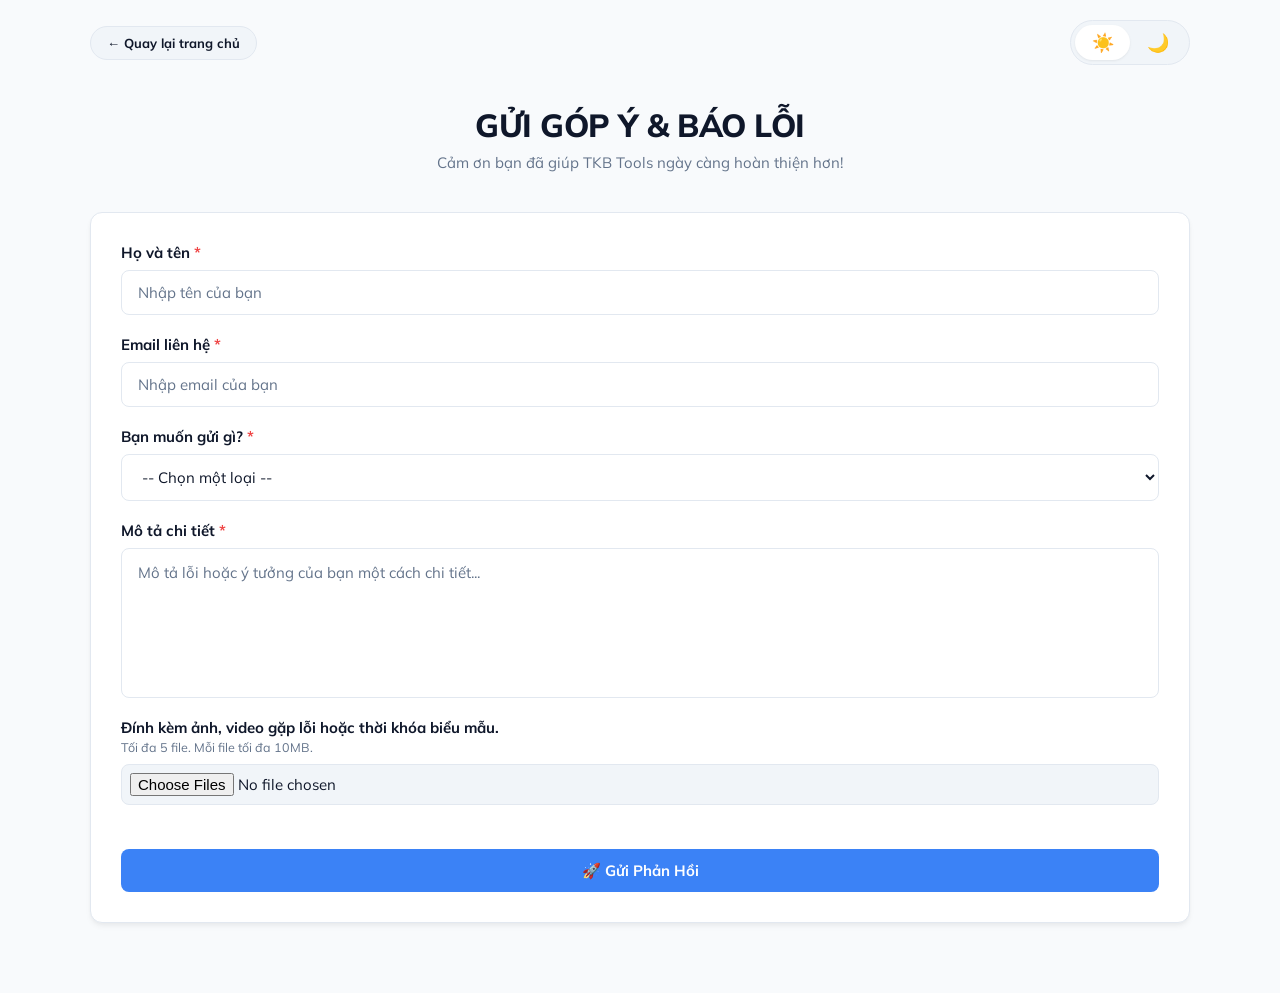
<file: feedback/index.html>
<!doctype html>
<html lang="vi" data-theme="light">
  <head>
    <meta charset="UTF-8" />
    <meta name="viewport" content="width=device-width, initial-scale=1.0" />
    <title>Báo Cáo & Góp Ý | TKB Tools</title>
    <link rel="icon" type="image/png" href="../favicon.png" />
    <link rel="preconnect" href="https://fonts.googleapis.com" />
    <link rel="preconnect" href="https://fonts.gstatic.com" crossorigin />
    <link
      href="https://fonts.googleapis.com/css2?family=Mulish:ital,wght@0,300..900;1,300..900&display=swap"
      rel="stylesheet"
    />
    <link rel="stylesheet" href="../style.css" />
  </head>
  <body>
    <script>
      (function () {
        const osPrefersDark = window.matchMedia(
          "(prefers-color-scheme: dark)",
        ).matches;
        const savedTheme =
          localStorage.getItem("selected-theme-mode") ||
          (osPrefersDark ? "dark" : "light");
        document.documentElement.setAttribute("data-theme", savedTheme);
      })();
    </script>

    <header class="top-bar">
      <div class="top-bar-actions">
        <a href="../" class="btn btn-secondary btn-small"
          >← Quay lại trang chủ</a
        >
      </div>
      <div class="segmented-control">
        <input
          type="radio"
          name="theme-select"
          id="theme-light"
          value="light"
        />
        <label for="theme-light" title="Giao diện sáng">☀️</label>
        <input type="radio" name="theme-select" id="theme-dark" value="dark" />
        <label for="theme-dark" title="Giao diện tối">🌙</label>
        <div class="glider"></div>
      </div>
    </header>

    <main class="container">
      <div class="brand-zone">
        <h1 class="main-title">GỬI GÓP Ý & BÁO LỖI</h1>
        <p class="sub-title">
          Cảm ơn bạn đã giúp TKB Tools ngày càng hoàn thiện hơn!
        </p>
      </div>

      <section class="card">
        <form id="feedbackForm" class="feedback-form">
          <div class="form-group">
            <label class="form-label" for="fbName"
              >Họ và tên <span class="text-danger">*</span></label
            >
            <input
              type="text"
              id="fbName"
              class="form-control"
              placeholder="Nhập tên của bạn"
              required
            />
          </div>

          <div class="form-group">
            <label class="form-label" for="fbEmail"
              >Email liên hệ <span class="text-danger">*</span></label
            >
            <input
              type="email"
              id="fbEmail"
              class="form-control"
              placeholder="Nhập email của bạn"
              required
            />
          </div>

          <div class="form-group">
            <label class="form-label" for="fbType"
              >Bạn muốn gửi gì? <span class="text-danger">*</span></label
            >
            <select id="fbType" class="form-control" required>
              <option value="" disabled selected>-- Chọn một loại --</option>
              <option value="Báo cáo lỗi">
                🐛 Báo cáo lỗi (Lỗi web, TKB trích xuất sai...)
              </option>
              <option value="Góp ý phát triển">
                💡 Góp ý phát triển tính năng
              </option>
              <option value="Khác">💬 Vấn đề khác</option>
            </select>
          </div>

          <div class="form-group">
            <label class="form-label" for="fbDesc"
              >Mô tả chi tiết <span class="text-danger">*</span></label
            >
            <textarea
              id="fbDesc"
              class="form-control modern-textarea"
              style="height: 150px"
              placeholder="Mô tả lỗi hoặc ý tưởng của bạn một cách chi tiết..."
              required
            ></textarea>
          </div>

          <div class="form-group">
            <label class="form-label" for="fbFiles">
              Đính kèm ảnh, video gặp lỗi hoặc thời khóa biểu mẫu.
              <br /><small
                style="font-weight: normal; color: var(--text-secondary)"
                >Tối đa 5 file. Mỗi file tối đa 10MB.</small
              >
            </label>
            <input type="file" id="fbFiles" class="form-control" multiple />
            <p
              id="fileError"
              class="text-danger hidden"
              style="margin-top: 5px; font-size: 13px; font-weight: bold"
            ></p>
          </div>

          <div id="submitContainer" class="text-center mt-24">
            <button
              type="submit"
              id="submitFbBtn"
              class="btn btn-primary"
              style="width: 100%"
            >
              🚀 Gửi Phản Hồi
            </button>
          </div>

          <div id="loadingBox" class="loading-box hidden">
            <div class="loading-content">
              <div class="spinner"></div>
              <div class="loading-text">
                <p class="loading-main">Đang tải dữ liệu lên...</p>
                <p class="loading-sub">Vui lòng không đóng trang này!</p>
              </div>
            </div>
          </div>

          <div
            id="successBox"
            class="hidden"
            style="text-align: center; margin-top: 20px"
          >
            <span
              class="status-badge"
              style="background-color: var(--success-color); color: white"
              >✓ Đã gửi phản hồi thành công! Cảm ơn bạn.</span
            >
            <div style="margin-top: 20px">
              <button
                type="button"
                class="btn btn-secondary"
                onclick="window.location.reload()"
              >
                Gửi phản hồi khác
              </button>
            </div>
          </div>
        </form>
      </section>
    </main>

    <script src="feedback_scripts.js"></script>
  </body>
</html>
</file>
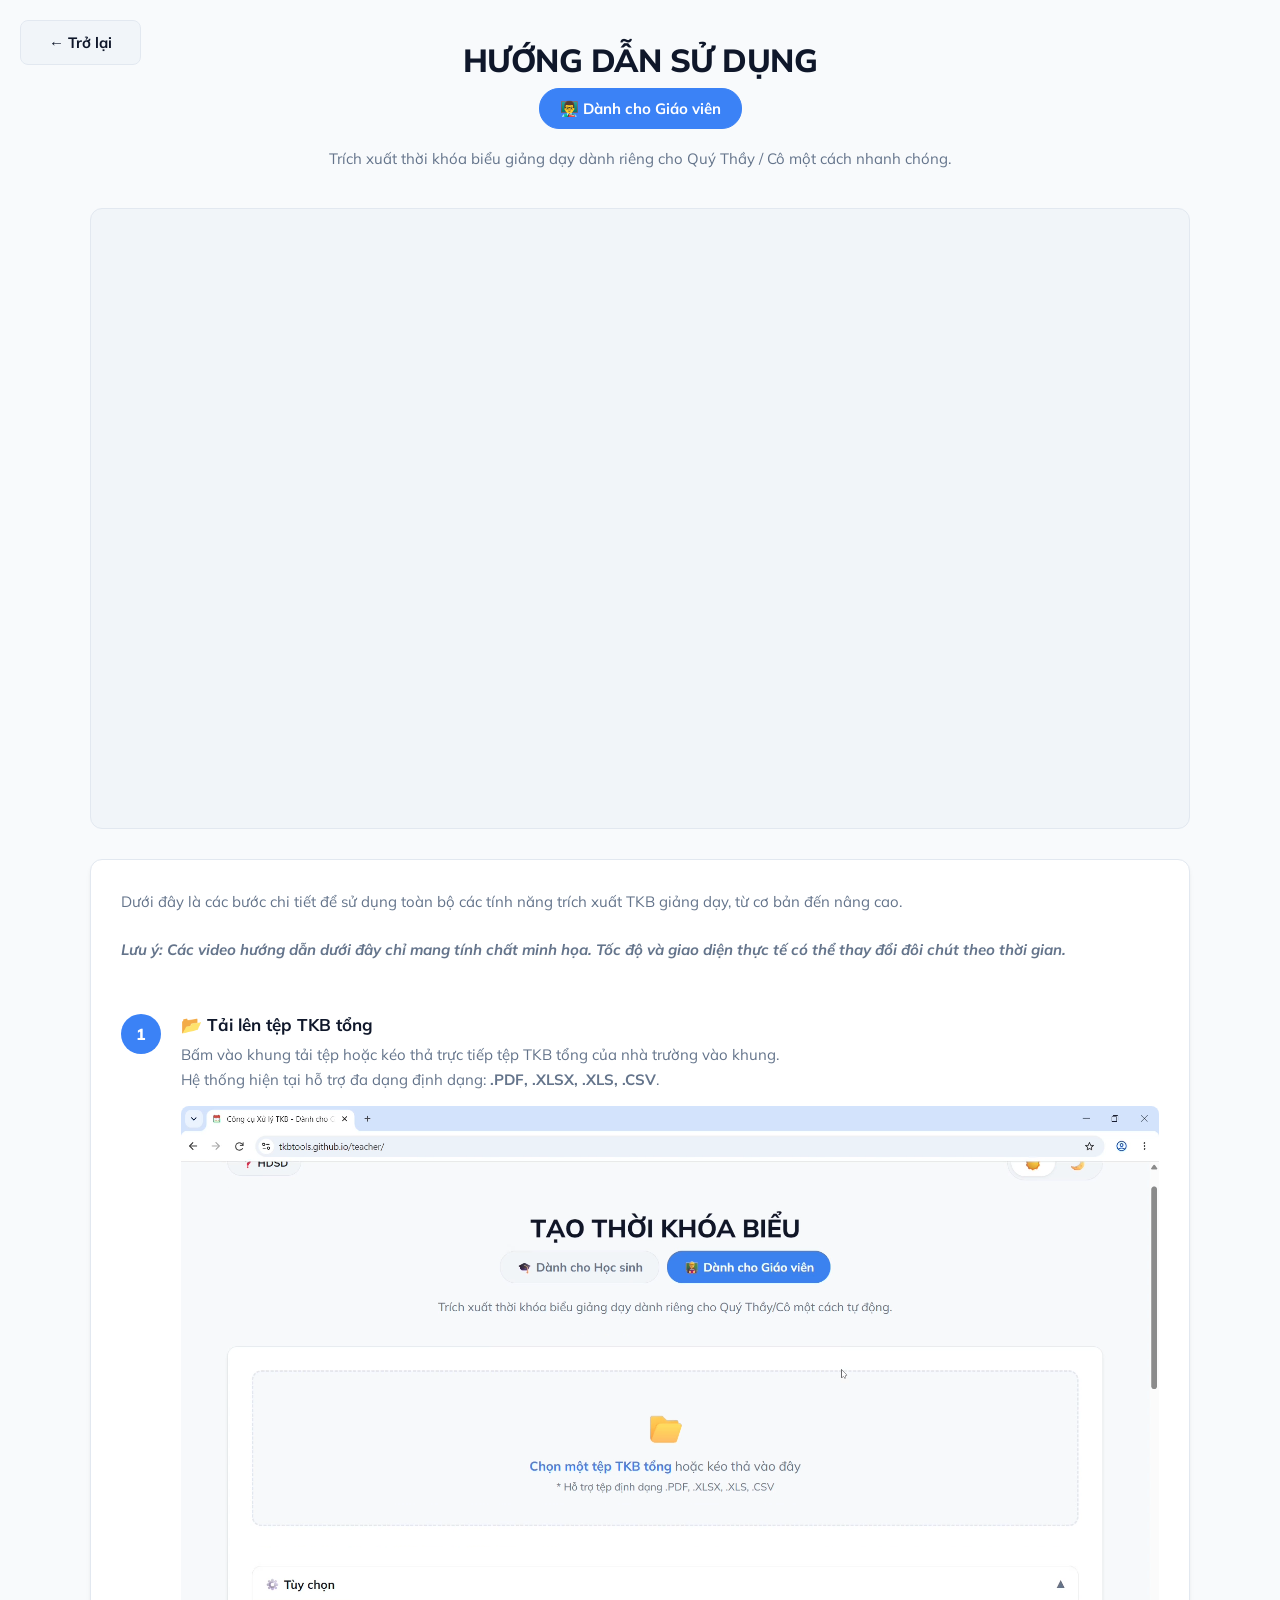
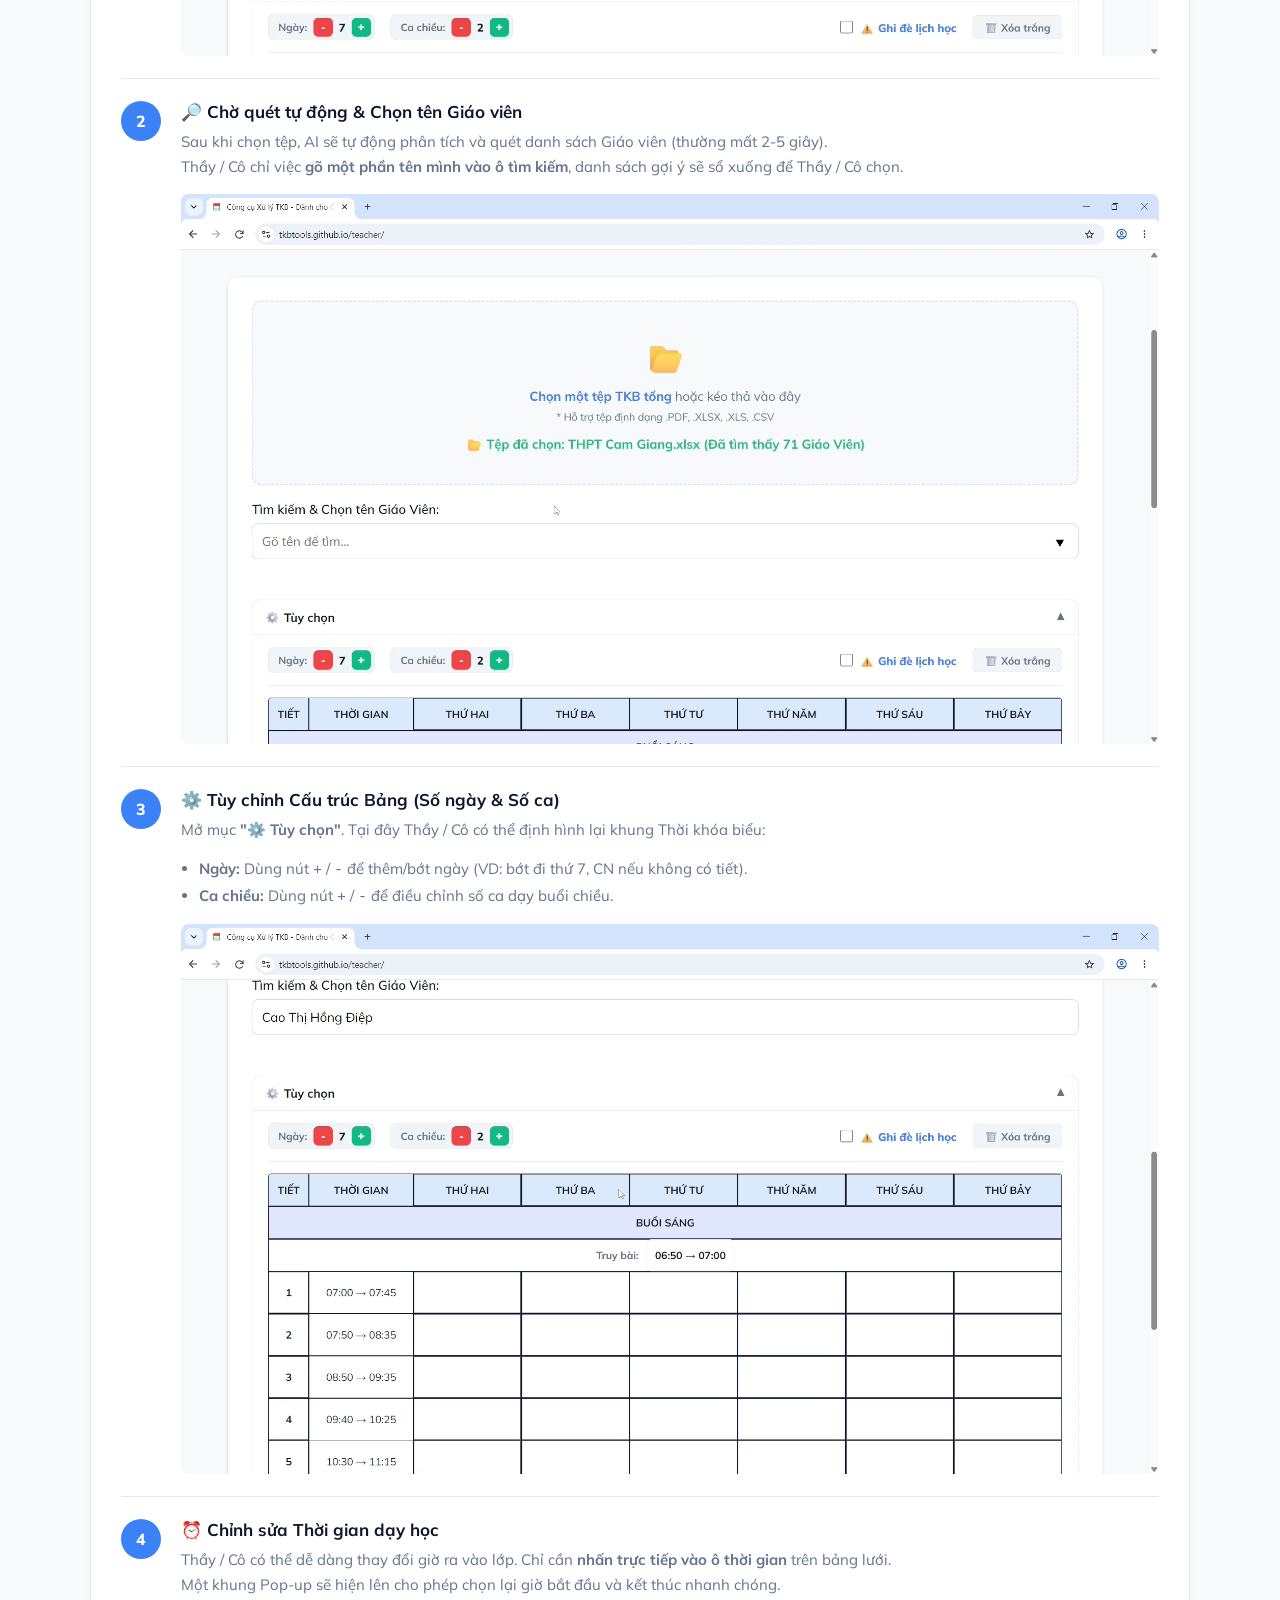
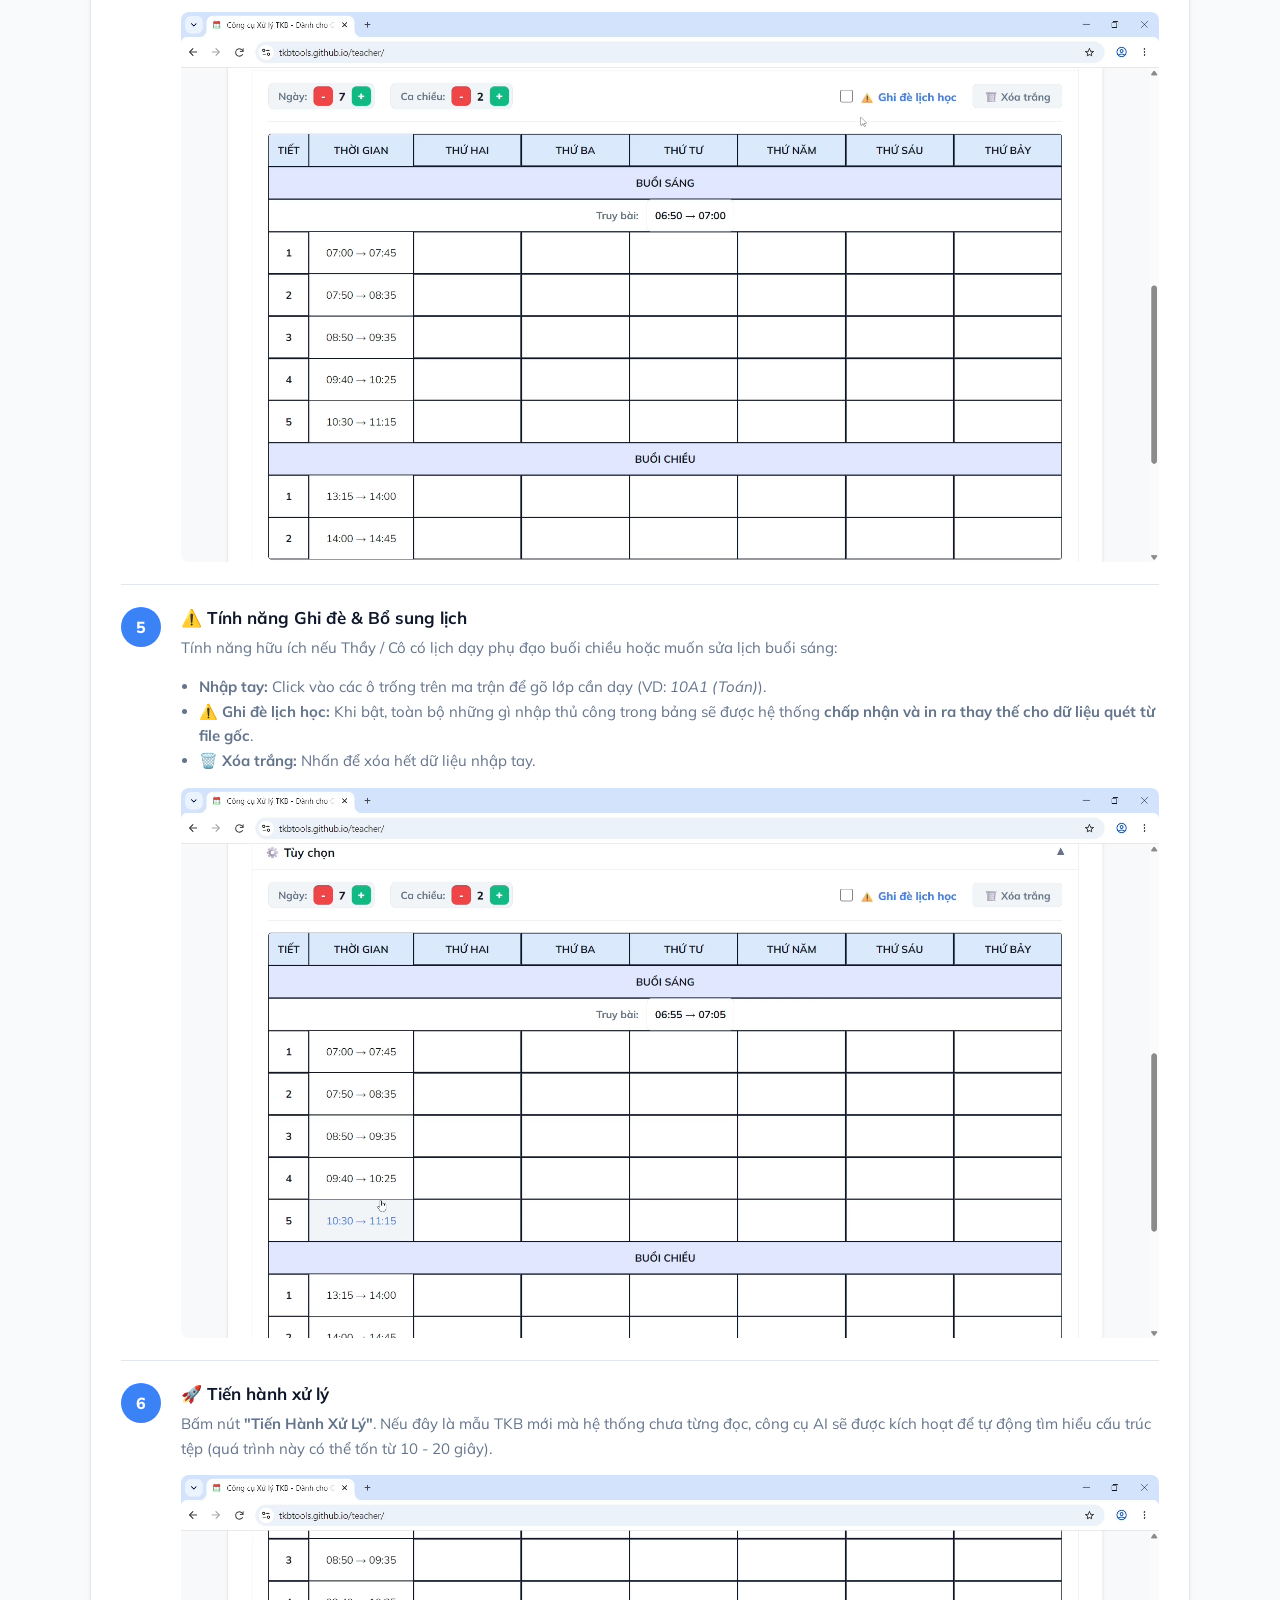
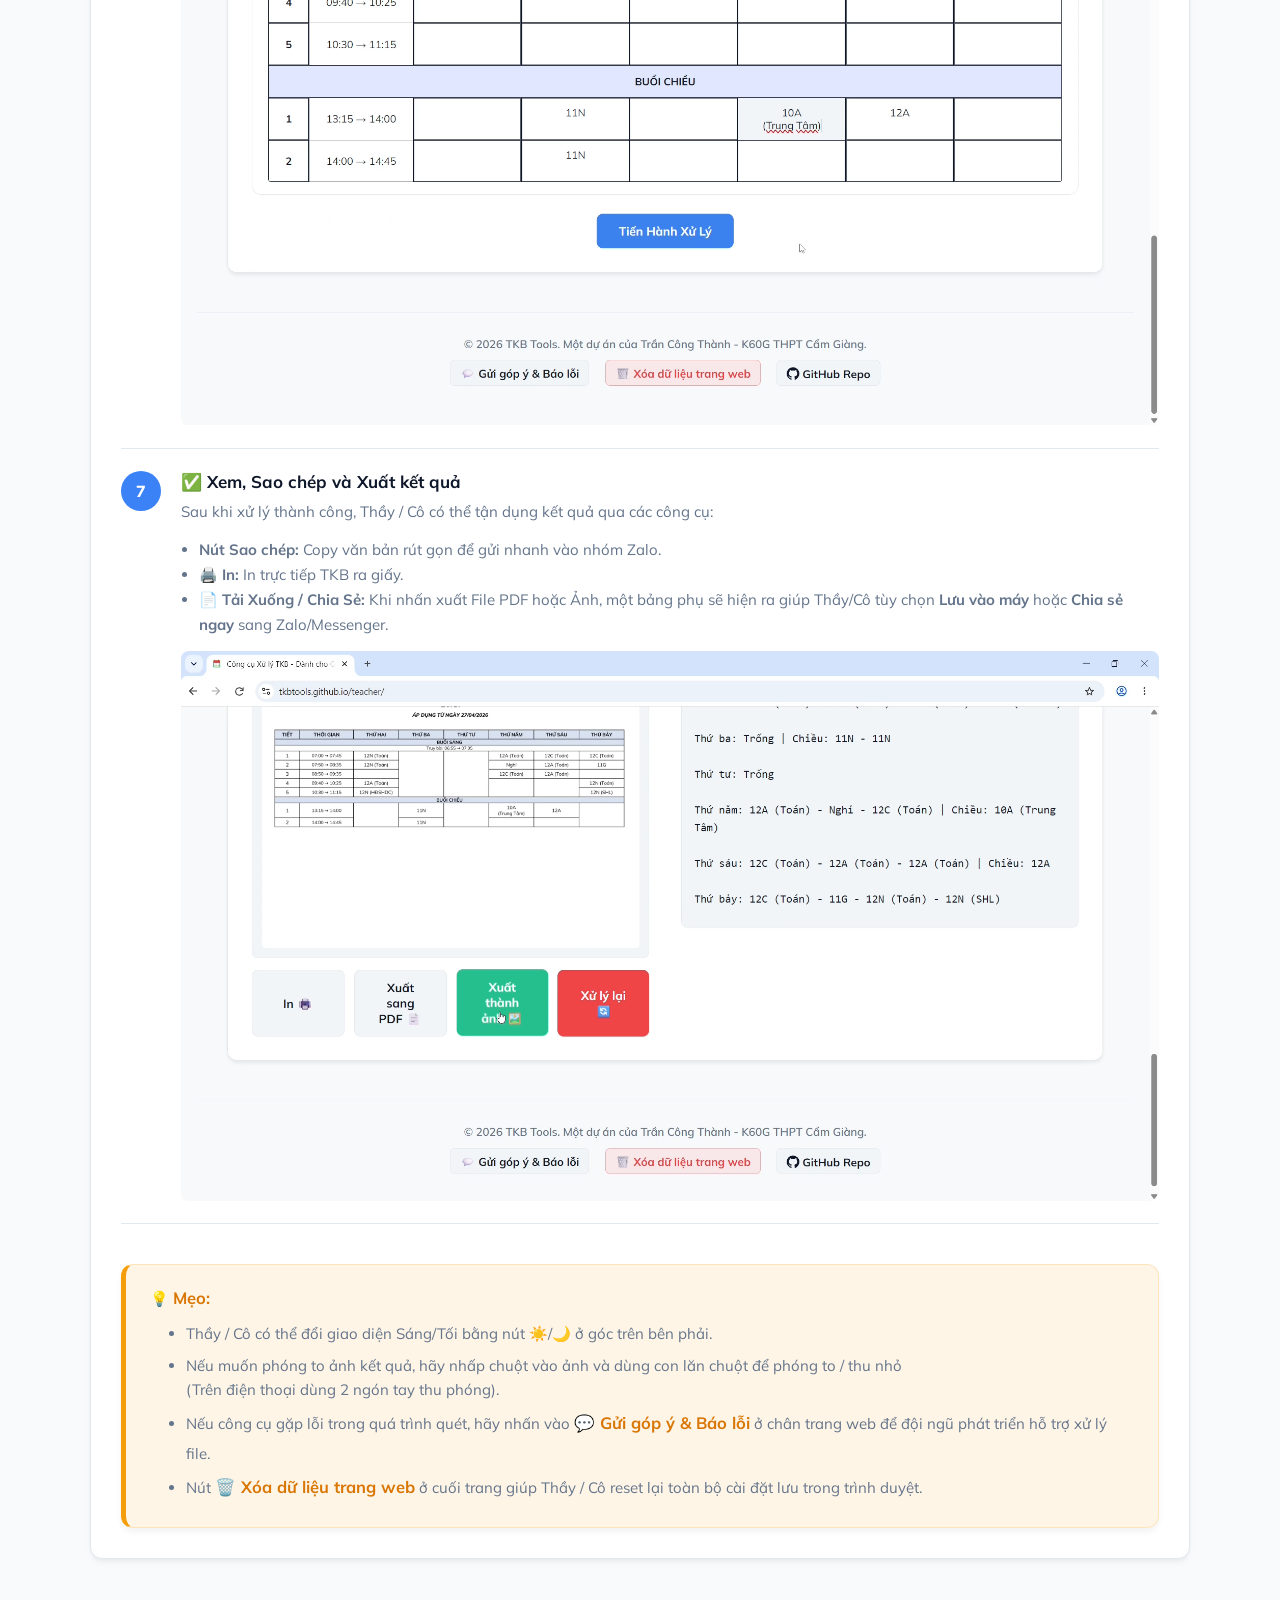
<file: HDSD/GV.html>
<!doctype html>
<html lang="vi" data-theme="light">
  <head>
    <meta charset="UTF-8" />
    <meta name="viewport" content="width=device-width, initial-scale=1.0" />
    <title>Hướng Dẫn Sử Dụng - Bản Giáo Viên | Công cụ Xử lý TKB</title>
    <link rel="icon" type="image/png" href="../favicon.png" />
    <link rel="preconnect" href="https://fonts.googleapis.com" />
    <link rel="preconnect" href="https://fonts.gstatic.com" crossorigin />
    <link
      href="https://fonts.googleapis.com/css2?family=Mulish:ital,wght@0,300..900;1,300..900&display=swap"
      rel="stylesheet"
    />
    <link rel="stylesheet" href="../style.css" />
    <script src="guide.js"></script>
    <script>
      if (window.location.pathname.endsWith(".html")) {
        const cleanUrl = window.location.pathname.slice(0, -5);
        window.history.replaceState(
          null,
          "",
          cleanUrl + window.location.search + window.location.hash,
        );
      }
    </script>
  </head>
  <body>
    <script>
      (function () {
        const osPrefersDark = window.matchMedia(
          "(prefers-color-scheme: dark)",
        ).matches;
        const savedTheme =
          localStorage.getItem("selected-theme-mode") ||
          (osPrefersDark ? "dark" : "light");
        document.documentElement.setAttribute("data-theme", savedTheme);
      })();
    </script>

    <button id="backBtn" class="btn btn-secondary guide-back-btn">
      ← Trở lại
    </button>

    <main class="container">
      <div class="brand-zone">
        <h1 class="main-title">HƯỚNG DẪN SỬ DỤNG</h1>
        <div class="role-tabs">
          <span class="role-tab active">👨‍🏫 Dành cho Giáo viên</span>
        </div>
        <p class="sub-title">
          Trích xuất thời khóa biểu giảng dạy dành riêng cho Quý Thầy / Cô một
          cách nhanh chóng.
        </p>
      </div>

      <div class="video-wrapper">
        <iframe
          src="https://www.youtube.com/embed/YmH7ZBIpGOk"
          title="Video hướng dẫn sử dụng - Bản Giáo viên"
          allowfullscreen
        ></iframe>
      </div>

      <section class="card">
        <p class="guide-intro">
          Dưới đây là các bước chi tiết để sử dụng toàn bộ các tính năng trích
          xuất TKB giảng dạy, từ cơ bản đến nâng cao.
          <br />
          <br />
          <em
            ><strong
              >Lưu ý: Các video hướng dẫn dưới đây chỉ mang tính chất minh họa.
              Tốc độ và giao diện thực tế có thể thay đổi đôi chút theo thời
              gian.</strong
            >
          </em>
        </p>

        <div class="guide-step">
          <div class="guide-step-number">1</div>
          <div class="guide-step-content">
            <h3>📂 Tải lên tệp TKB tổng</h3>
            <p>
              Bấm vào khung tải tệp hoặc kéo thả trực tiếp tệp TKB tổng của nhà
              trường vào khung. <br />Hệ thống hiện tại hỗ trợ đa dạng định
              dạng: <strong>.PDF, .XLSX, .XLS, .CSV</strong>.
            </p>
            <div class="guide-img-placeholder">
              <video
                loop
                muted
                playsinline
                width="100%"
                data-desktop="../assets/GV/Step1_Upload_PC.webm"
                data-mobile="../assets/GV/Step1_Upload_Mobile.webm"
              >
                Bản xem trước hiện không khả dụng.
              </video>
            </div>
          </div>
        </div>

        <div class="guide-step">
          <div class="guide-step-number">2</div>
          <div class="guide-step-content">
            <h3>🔎 Chờ quét tự động & Chọn tên Giáo viên</h3>
            <p>
              Sau khi chọn tệp, AI sẽ tự động phân tích và quét danh sách Giáo
              viên (thường mất 2-5 giây).<br />Thầy / Cô chỉ việc
              <strong>gõ một phần tên mình vào ô tìm kiếm</strong>, danh sách
              gợi ý sẽ sổ xuống để Thầy / Cô chọn.
            </p>
            <div class="guide-img-placeholder">
              <video
                loop
                muted
                playsinline
                width="100%"
                data-desktop="../assets/GV/Step2_SearchTeacher_PC.webm"
                data-mobile="../assets/GV/Step2_SearchTeacher_Mobile.webm"
              >
                Bản xem trước hiện không khả dụng.
              </video>
            </div>
          </div>
        </div>

        <div class="guide-step">
          <div class="guide-step-number">3</div>
          <div class="guide-step-content">
            <h3>⚙️ Tùy chỉnh Cấu trúc Bảng (Số ngày & Số ca)</h3>
            <p>
              Mở mục <strong>"⚙️ Tùy chọn"</strong>. Tại đây Thầy / Cô có thể
              định hình lại khung Thời khóa biểu:
            </p>
            <ul>
              <li>
                <strong>Ngày:</strong> Dùng nút <code>+</code> /
                <code>-</code> để thêm/bớt ngày (VD: bớt đi thứ 7, CN nếu không
                có tiết).
              </li>
              <li>
                <strong>Ca chiều:</strong> Dùng nút <code>+</code> /
                <code>-</code> để điều chỉnh số ca dạy buổi chiều.
              </li>
            </ul>
            <div class="guide-img-placeholder">
              <video
                loop
                muted
                playsinline
                width="100%"
                data-desktop="../assets/GV/Step3_MatrixStructure_PC.webm"
                data-mobile="../assets/GV/Step3_MatrixStructure_Mobile.webm"
              >
                Bản xem trước hiện không khả dụng.
              </video>
            </div>
          </div>
        </div>

        <div class="guide-step">
          <div class="guide-step-number">4</div>
          <div class="guide-step-content">
            <h3>⏰ Chỉnh sửa Thời gian dạy học</h3>
            <p>
              Thầy / Cô có thể dễ dàng thay đổi giờ ra vào lớp. Chỉ cần
              <strong>nhấn trực tiếp vào ô thời gian</strong> trên bảng lưới.<br />Một
              khung Pop-up sẽ hiện lên cho phép chọn lại giờ bắt đầu và kết thúc
              nhanh chóng.
            </p>
            <div class="guide-img-placeholder">
              <video
                loop
                muted
                playsinline
                width="100%"
                data-desktop="../assets/GV/Step4_TimePicker_PC.webm"
                data-mobile="../assets/GV/Step4_TimePicker_Mobile.webm"
              >
                Bản xem trước hiện không khả dụng.
              </video>
            </div>
          </div>
        </div>

        <div class="guide-step">
          <div class="guide-step-number">5</div>
          <div class="guide-step-content">
            <h3>⚠️ Tính năng Ghi đè & Bổ sung lịch</h3>
            <p>
              Tính năng hữu ích nếu Thầy / Cô có lịch dạy phụ đạo buối chiều
              hoặc muốn sửa lịch buổi sáng:
            </p>
            <ul>
              <li>
                <strong>Nhập tay:</strong> Click vào các ô trống trên ma trận để
                gõ lớp cần dạy (VD: <em>10A1 (Toán)</em>).
              </li>
              <li>
                <strong>⚠️ Ghi đè lịch học:</strong> Khi bật, toàn bộ những gì
                nhập thủ công trong bảng sẽ được hệ thống
                <strong
                  >chấp nhận và in ra thay thế cho dữ liệu quét từ file
                  gốc</strong
                >.
              </li>
              <li>
                <strong>🗑️ Xóa trắng:</strong> Nhấn để xóa hết dữ liệu nhập tay.
              </li>
            </ul>
            <div class="guide-img-placeholder">
              <video
                loop
                muted
                playsinline
                width="100%"
                data-desktop="../assets/GV/Step5_Override_PC.webm"
                data-mobile="../assets/GV/Step5_Override_Mobile.webm"
              >
                Bản xem trước hiện không khả dụng.
              </video>
            </div>
          </div>
        </div>

        <div class="guide-step">
          <div class="guide-step-number">6</div>
          <div class="guide-step-content">
            <h3>🚀 Tiến hành xử lý</h3>
            <p>
              Bấm nút <strong>"Tiến Hành Xử Lý"</strong>. Nếu đây là mẫu TKB mới
              mà hệ thống chưa từng đọc, công cụ AI sẽ được kích hoạt để tự động
              tìm hiểu cấu trúc tệp (quá trình này có thể tốn từ 10 - 20 giây).
            </p>
            <div class="guide-img-placeholder">
              <video
                loop
                muted
                playsinline
                width="100%"
                data-desktop="../assets/GV/Step6_Process_PC.webm"
                data-mobile="../assets/GV/Step6_Process_Mobile.webm"
              >
                Bản xem trước hiện không khả dụng.
              </video>
            </div>
          </div>
        </div>

        <div class="guide-step">
          <div class="guide-step-number">7</div>
          <div class="guide-step-content">
            <h3>✅ Xem, Sao chép và Xuất kết quả</h3>
            <p>
              Sau khi xử lý thành công, Thầy / Cô có thể tận dụng kết quả qua
              các công cụ:
            </p>
            <ul>
              <li>
                <strong>Nút Sao chép:</strong> Copy văn bản rút gọn để gửi nhanh
                vào nhóm Zalo.
              </li>
              <li>🖨️ <strong>In:</strong> In trực tiếp TKB ra giấy.</li>
              <li>
                📄 <strong>Tải Xuống / Chia Sẻ:</strong> Khi nhấn xuất File PDF
                hoặc Ảnh, một bảng phụ sẽ hiện ra giúp Thầy/Cô tùy chọn
                <strong>Lưu vào máy</strong> hoặc
                <strong>Chia sẻ ngay</strong> sang Zalo/Messenger.
              </li>
            </ul>
            <div class="guide-img-placeholder">
              <video
                loop
                muted
                playsinline
                width="100%"
                data-desktop="../assets/GV/Step7_Export_PC.webm"
                data-mobile="../assets/GV/Step7_Export_Mobile.webm"
              >
                Bản xem trước hiện không khả dụng.
              </video>
            </div>
          </div>
        </div>

        <div class="guide-note">
          💡 <strong>Mẹo:</strong>
          <ul>
            <li>
              Thầy / Cô có thể đổi giao diện Sáng/Tối bằng nút ☀️/🌙 ở góc trên
              bên phải.
            </li>
            <li>
              Nếu muốn phóng to ảnh kết quả, hãy nhấp chuột vào ảnh và dùng con
              lăn chuột để phóng to / thu nhỏ <br />(Trên điện thoại dùng 2 ngón
              tay thu phóng).
            </li>
            <li>
              Nếu công cụ gặp lỗi trong quá trình quét, hãy nhấn vào
              <strong>💬 Gửi góp ý & Báo lỗi</strong> ở chân trang web để đội
              ngũ phát triển hỗ trợ xử lý file.
            </li>
            <li>
              Nút <strong>🗑️ Xóa dữ liệu trang web</strong> ở cuối trang giúp
              Thầy / Cô reset lại toàn bộ cài đặt lưu trong trình duyệt.
            </li>
          </ul>
        </div>
      </section>
    </main>

    <script>
      document.getElementById("backBtn").addEventListener("click", () => {
        window.close();
        setTimeout(() => {
          alert("Vui lòng đóng tab này để quay lại trang chính.");
        }, 300);
      });
    </script>
  </body>
</html>
</file>
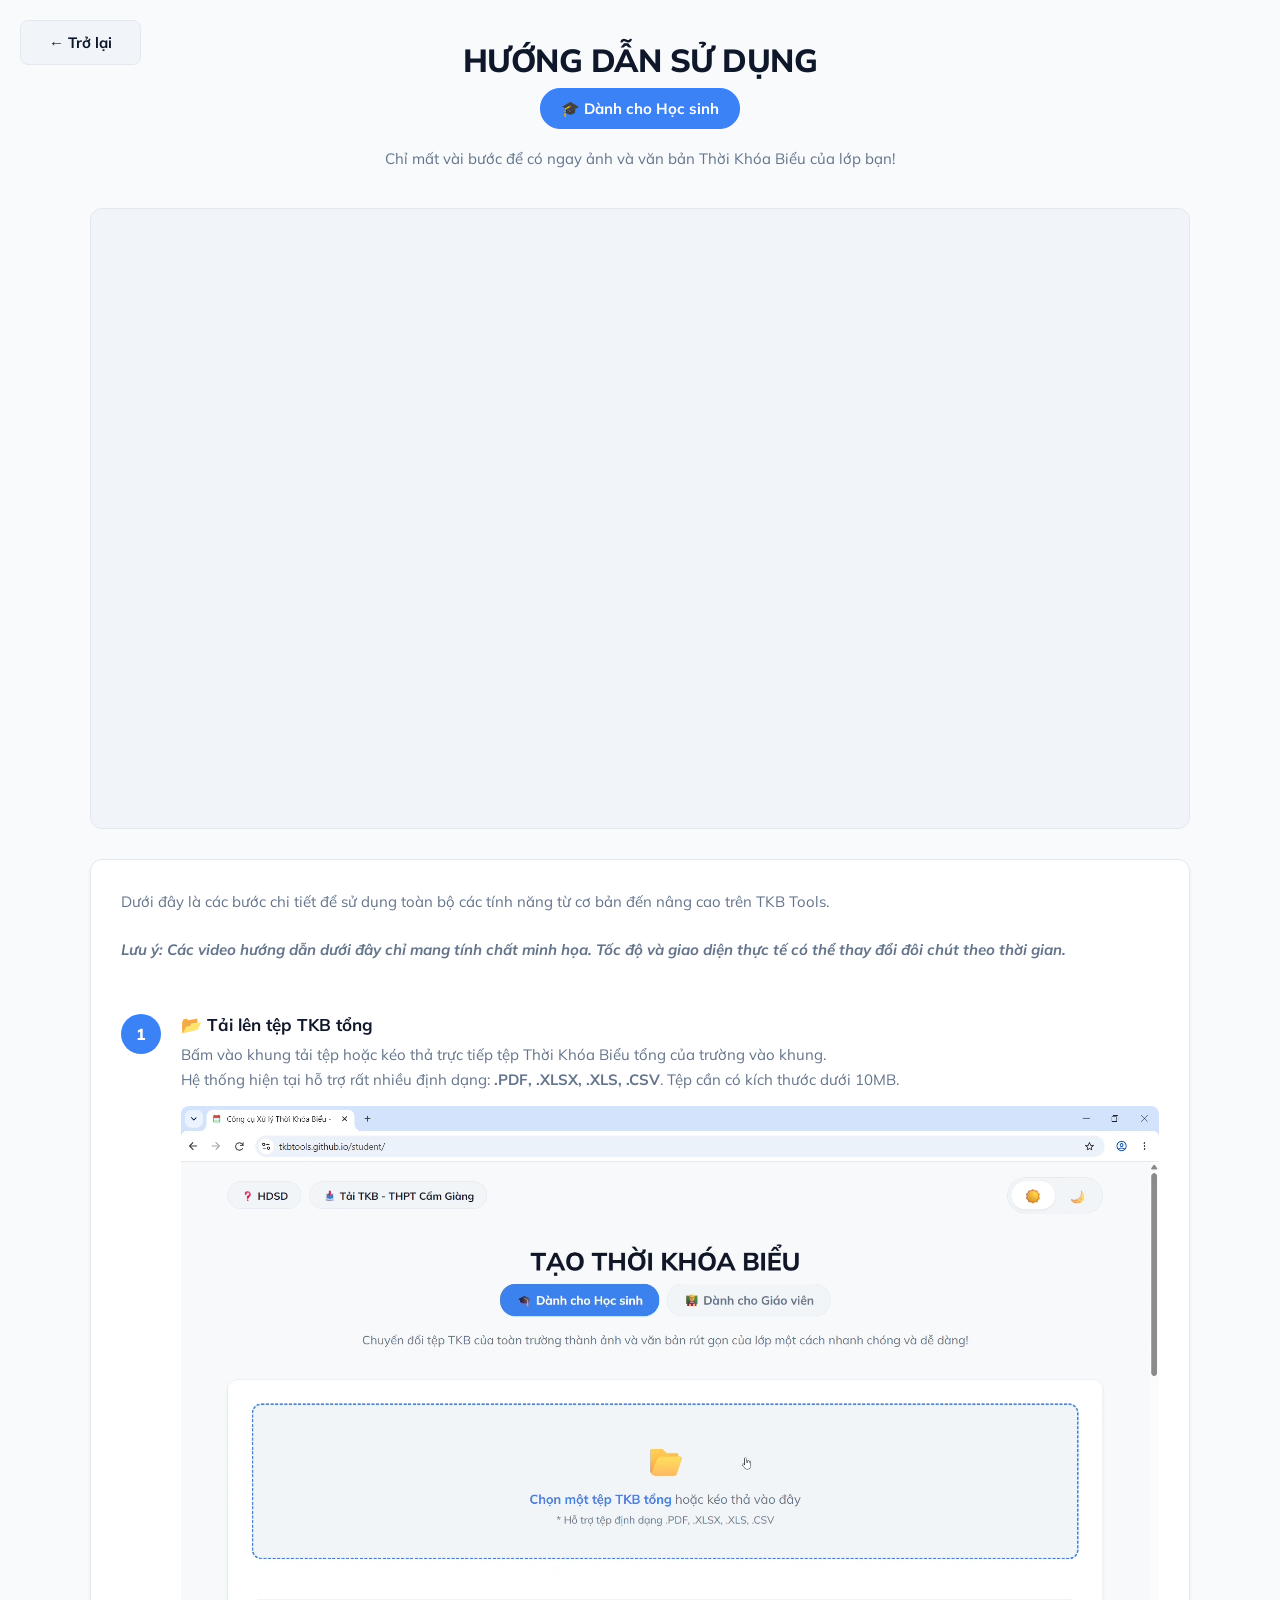
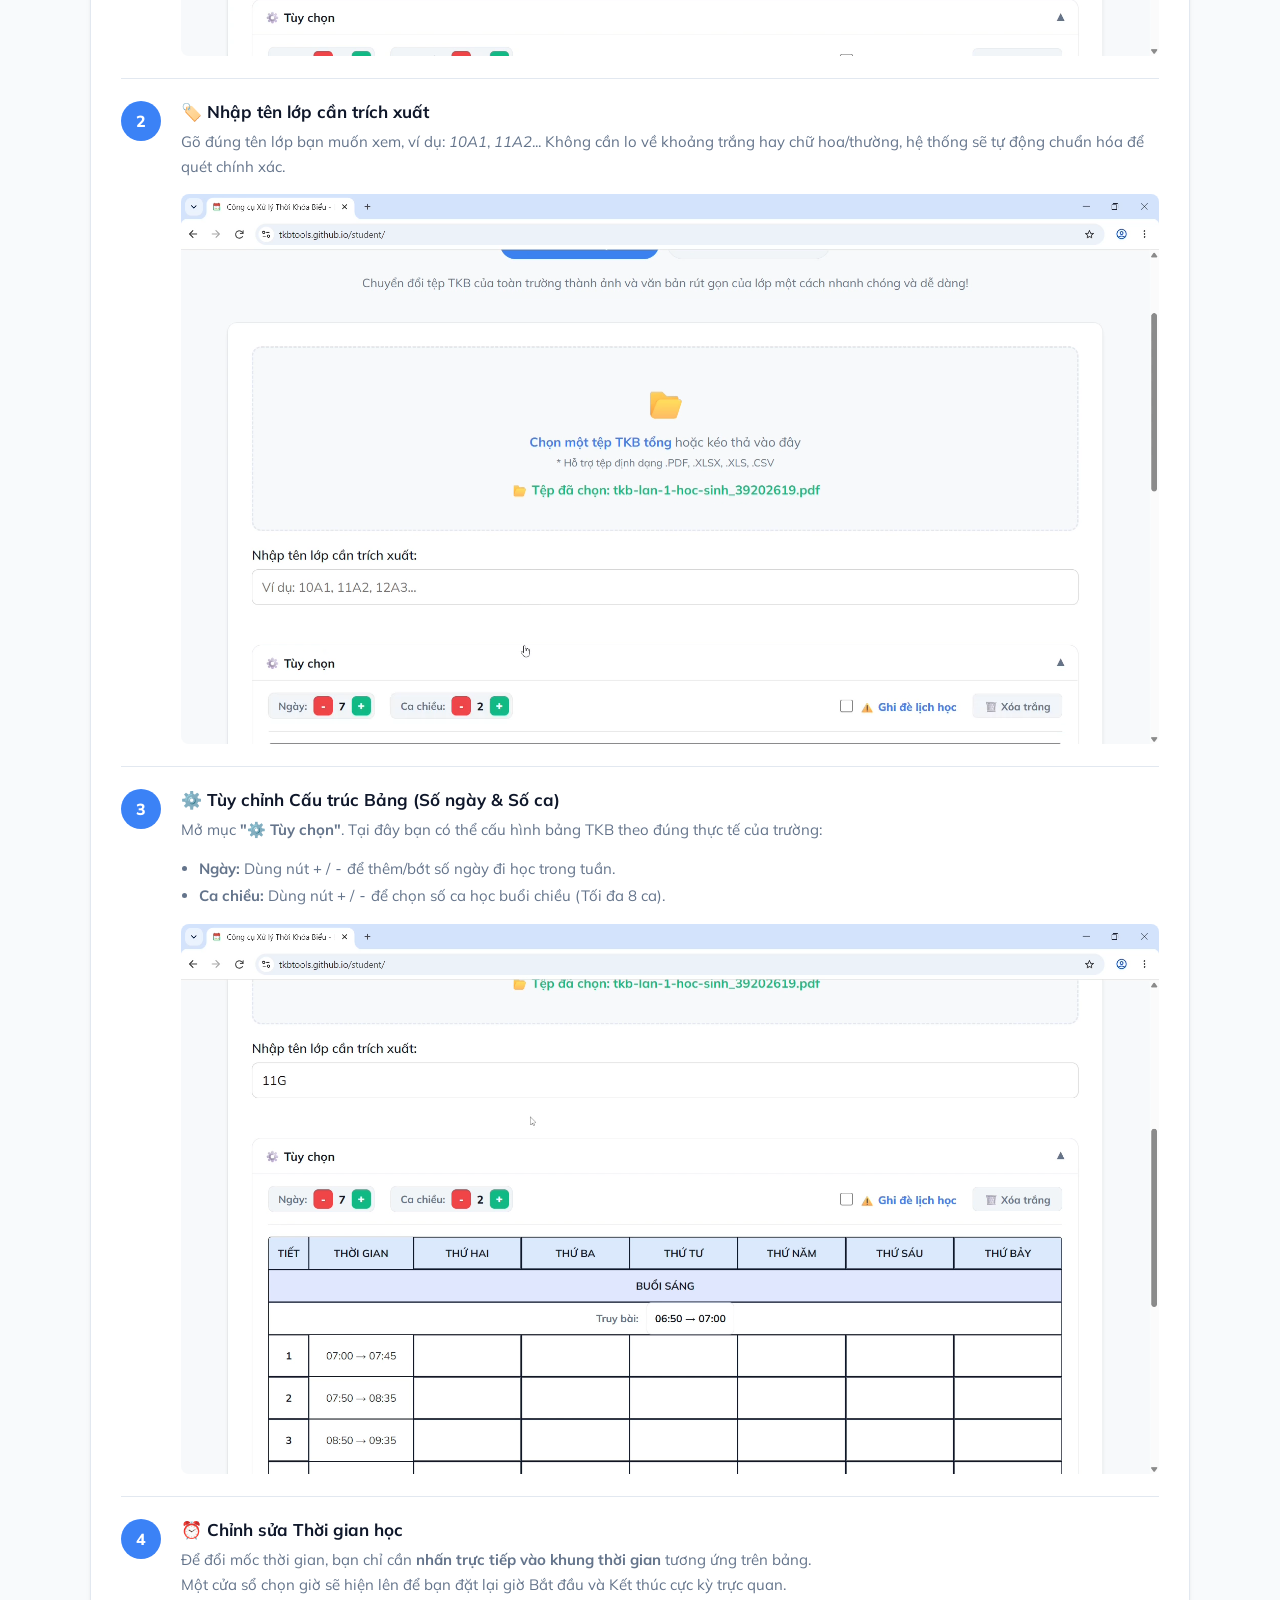
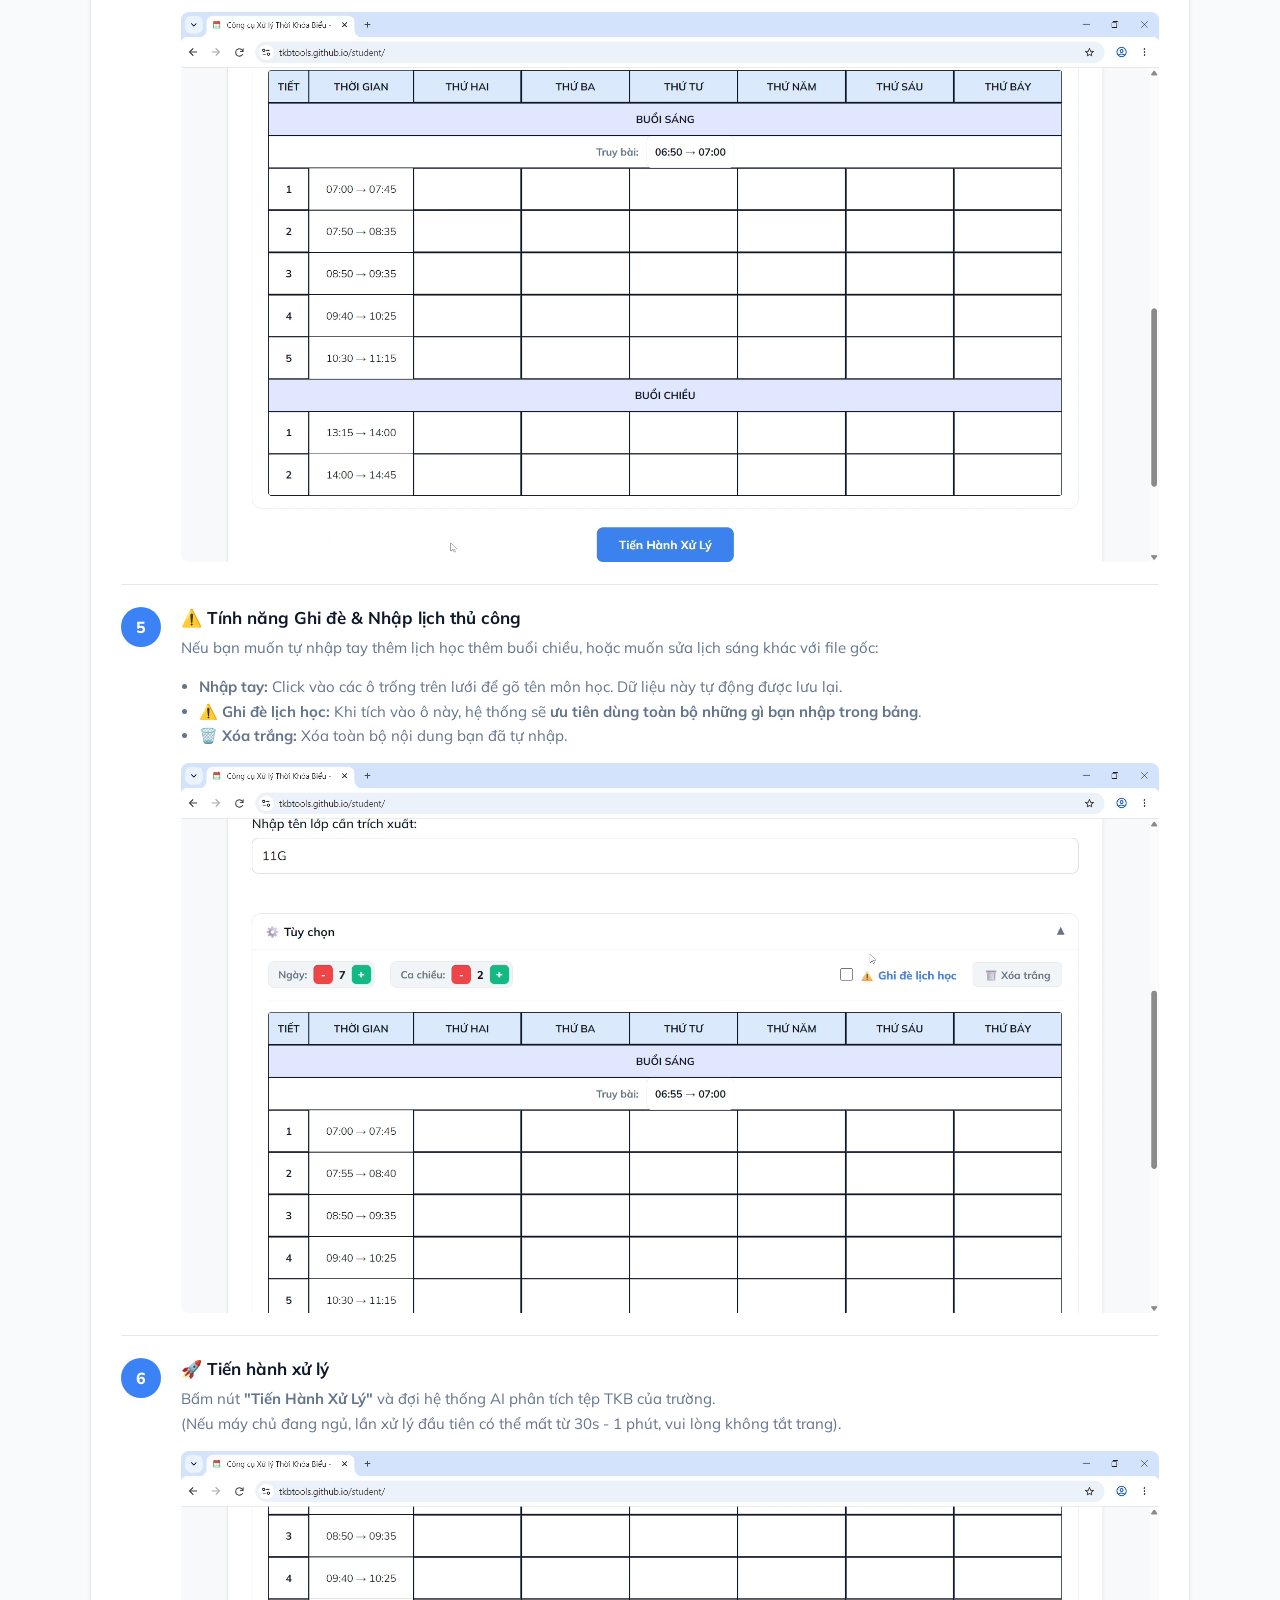
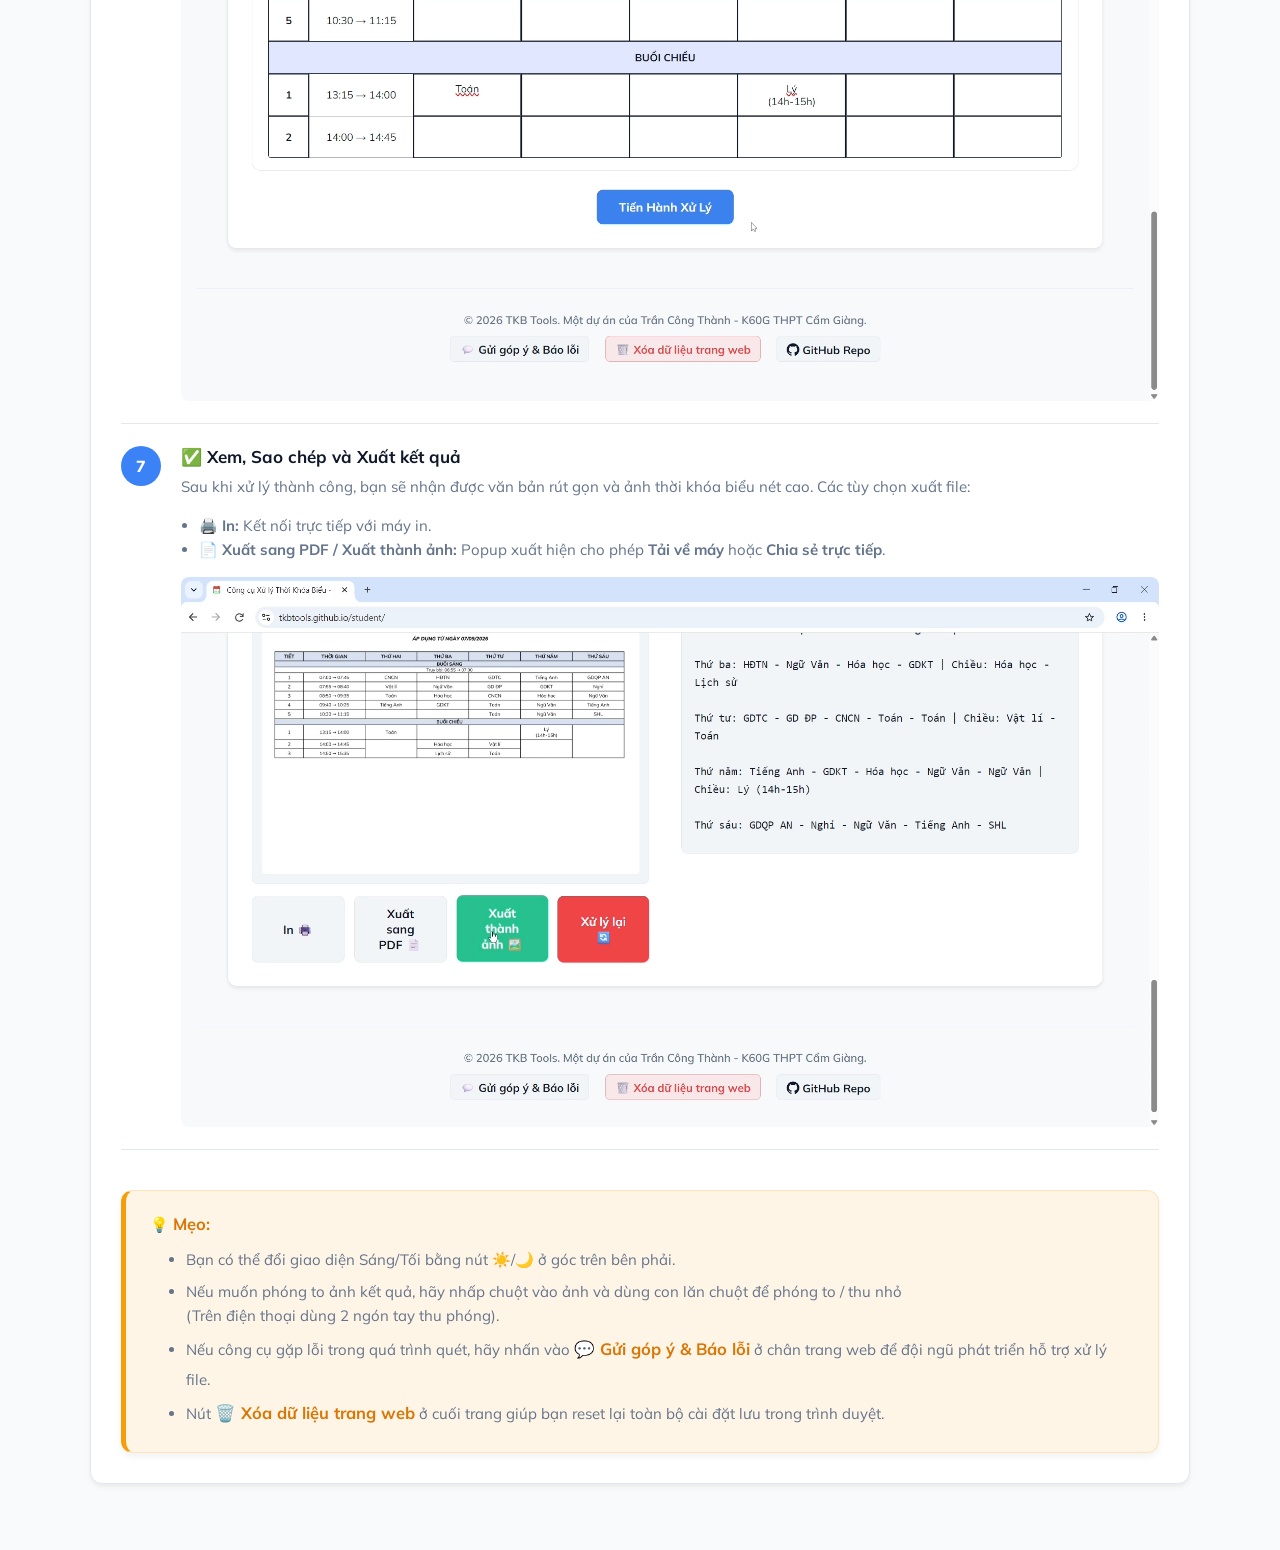
<file: HDSD/HS.html>
<!doctype html>
<html lang="vi" data-theme="light">
  <head>
    <meta charset="UTF-8" />
    <meta name="viewport" content="width=device-width, initial-scale=1.0" />
    <title>Hướng Dẫn Sử Dụng - Bản Học Sinh | Công cụ Xử lý TKB</title>
    <link rel="icon" type="image/png" href="../favicon.png" />
    <link rel="preconnect" href="https://fonts.googleapis.com" />
    <link rel="preconnect" href="https://fonts.gstatic.com" crossorigin />
    <link
      href="https://fonts.googleapis.com/css2?family=Mulish:ital,wght@0,300..900;1,300..900&display=swap"
      rel="stylesheet"
    />
    <link rel="stylesheet" href="../style.css" />
    <script src="guide.js"></script>
    <script>
      if (window.location.pathname.endsWith(".html")) {
        const cleanUrl = window.location.pathname.slice(0, -5);
        window.history.replaceState(
          null,
          "",
          cleanUrl + window.location.search + window.location.hash,
        );
      }
    </script>
  </head>
  <body>
    <script>
      (function () {
        const osPrefersDark = window.matchMedia(
          "(prefers-color-scheme: dark)",
        ).matches;
        const savedTheme =
          localStorage.getItem("selected-theme-mode") ||
          (osPrefersDark ? "dark" : "light");
        document.documentElement.setAttribute("data-theme", savedTheme);
      })();
    </script>

    <button id="backBtn" class="btn btn-secondary guide-back-btn">
      ← Trở lại
    </button>

    <main class="container">
      <div class="brand-zone">
        <h1 class="main-title">HƯỚNG DẪN SỬ DỤNG</h1>
        <div class="role-tabs">
          <span class="role-tab active">🎓 Dành cho Học sinh</span>
        </div>
        <p class="sub-title">
          Chỉ mất vài bước để có ngay ảnh và văn bản Thời Khóa Biểu của lớp bạn!
        </p>
      </div>

      <div class="video-wrapper">
        <iframe
          src="https://www.youtube.com/embed/N1gqOOAMDAo"
          title="Video hướng dẫn sử dụng - Bản Học sinh"
          allowfullscreen
        ></iframe>
      </div>

      <section class="card">
        <p class="guide-intro">
          Dưới đây là các bước chi tiết để sử dụng toàn bộ các tính năng từ cơ
          bản đến nâng cao trên TKB Tools.
          <br />
          <br />
          <em
            ><strong
              >Lưu ý: Các video hướng dẫn dưới đây chỉ mang tính chất minh họa.
              Tốc độ và giao diện thực tế có thể thay đổi đôi chút theo thời
              gian.</strong
            >
          </em>
        </p>

        <div class="guide-step">
          <div class="guide-step-number">1</div>
          <div class="guide-step-content">
            <h3>📂 Tải lên tệp TKB tổng</h3>
            <p>
              Bấm vào khung tải tệp hoặc kéo thả trực tiếp tệp Thời Khóa Biểu
              tổng của trường vào khung. <br />Hệ thống hiện tại hỗ trợ rất
              nhiều định dạng: <strong>.PDF, .XLSX, .XLS, .CSV</strong>. Tệp cần
              có kích thước dưới 10MB.
            </p>
            <div class="guide-img-placeholder">
              <video
                loop
                muted
                playsinline
                width="100%"
                data-desktop="../assets/HS/Step1_Upload_PC.webm"
                data-mobile="../assets/HS/Step1_Upload_Mobile.webm"
              >
                Bản xem trước hiện không khả dụng.
              </video>
            </div>
          </div>
        </div>

        <div class="guide-step">
          <div class="guide-step-number">2</div>
          <div class="guide-step-content">
            <h3>🏷️ Nhập tên lớp cần trích xuất</h3>
            <p>
              Gõ đúng tên lớp bạn muốn xem, ví dụ: <em>10A1</em>,
              <em>11A2</em>... Không cần lo về khoảng trắng hay chữ hoa/thường,
              hệ thống sẽ tự động chuẩn hóa để quét chính xác.
            </p>
            <div class="guide-img-placeholder">
              <video
                loop
                muted
                playsinline
                width="100%"
                data-desktop="../assets/HS/Step2_ClassName_PC.webm"
                data-mobile="../assets/HS/Step2_ClassName_Mobile.webm"
              >
                Bản xem trước hiện không khả dụng.
              </video>
            </div>
          </div>
        </div>

        <div class="guide-step">
          <div class="guide-step-number">3</div>
          <div class="guide-step-content">
            <h3>⚙️ Tùy chỉnh Cấu trúc Bảng (Số ngày & Số ca)</h3>
            <p>
              Mở mục <strong>"⚙️ Tùy chọn"</strong>. Tại đây bạn có thể cấu hình
              bảng TKB theo đúng thực tế của trường:
            </p>
            <ul>
              <li>
                <strong>Ngày:</strong> Dùng nút <code>+</code> /
                <code>-</code> để thêm/bớt số ngày đi học trong tuần.
              </li>
              <li>
                <strong>Ca chiều:</strong> Dùng nút <code>+</code> /
                <code>-</code> để chọn số ca học buổi chiều (Tối đa 8 ca).
              </li>
            </ul>
            <div class="guide-img-placeholder">
              <video
                loop
                muted
                playsinline
                width="100%"
                data-desktop="../assets/HS/Step3_MatrixStructure_PC.webm"
                data-mobile="../assets/HS/Step3_MatrixStructure_Mobile.webm"
              >
                Bản xem trước hiện không khả dụng.
              </video>
            </div>
          </div>
        </div>

        <div class="guide-step">
          <div class="guide-step-number">4</div>
          <div class="guide-step-content">
            <h3>⏰ Chỉnh sửa Thời gian học</h3>
            <p>
              Để đổi mốc thời gian, bạn chỉ cần
              <strong>nhấn trực tiếp vào khung thời gian</strong> tương ứng trên
              bảng. <br />Một cửa sổ chọn giờ sẽ hiện lên để bạn đặt lại giờ Bắt
              đầu và Kết thúc cực kỳ trực quan.
            </p>
            <div class="guide-img-placeholder">
              <video
                loop
                muted
                playsinline
                width="100%"
                data-desktop="../assets/HS/Step4_TimePicker_PC.webm"
                data-mobile="../assets/HS/Step4_TimePicker_Mobile.webm"
              >
                Bản xem trước hiện không khả dụng.
              </video>
            </div>
          </div>
        </div>

        <div class="guide-step">
          <div class="guide-step-number">5</div>
          <div class="guide-step-content">
            <h3>⚠️ Tính năng Ghi đè & Nhập lịch thủ công</h3>
            <p>
              Nếu bạn muốn tự nhập tay thêm lịch học thêm buổi chiều, hoặc muốn
              sửa lịch sáng khác với file gốc:
            </p>
            <ul>
              <li>
                <strong>Nhập tay:</strong> Click vào các ô trống trên lưới để gõ
                tên môn học. Dữ liệu này tự động được lưu lại.
              </li>
              <li>
                <strong>⚠️ Ghi đè lịch học:</strong> Khi tích vào ô này, hệ
                thống sẽ
                <strong
                  >ưu tiên dùng toàn bộ những gì bạn nhập trong bảng</strong
                >.
              </li>
              <li>
                <strong>🗑️ Xóa trắng:</strong> Xóa toàn bộ nội dung bạn đã tự
                nhập.
              </li>
            </ul>
            <div class="guide-img-placeholder">
              <video
                loop
                muted
                playsinline
                width="100%"
                data-desktop="../assets/HS/Step5_Override_PC.webm"
                data-mobile="../assets/HS/Step5_Override_Mobile.webm"
              >
                Bản xem trước hiện không khả dụng.
              </video>
            </div>
          </div>
        </div>

        <div class="guide-step">
          <div class="guide-step-number">6</div>
          <div class="guide-step-content">
            <h3>🚀 Tiến hành xử lý</h3>
            <p>
              Bấm nút <strong>"Tiến Hành Xử Lý"</strong> và đợi hệ thống AI phân
              tích tệp TKB của trường.<br />(Nếu máy chủ đang ngủ, lần xử lý đầu
              tiên có thể mất từ 30s - 1 phút, vui lòng không tắt trang).
            </p>
            <div class="guide-img-placeholder">
              <video
                loop
                muted
                playsinline
                width="100%"
                data-desktop="../assets/HS/Step6_Process_PC.webm"
                data-mobile="../assets/HS/Step6_Process_Mobile.webm"
              >
                Bản xem trước hiện không khả dụng.
              </video>
            </div>
          </div>
        </div>

        <div class="guide-step">
          <div class="guide-step-number">7</div>
          <div class="guide-step-content">
            <h3>✅ Xem, Sao chép và Xuất kết quả</h3>
            <p>
              Sau khi xử lý thành công, bạn sẽ nhận được văn bản rút gọn và ảnh
              thời khóa biểu nét cao. Các tùy chọn xuất file:
            </p>
            <ul>
              <li>🖨️ <strong>In:</strong> Kết nối trực tiếp với máy in.</li>
              <li>
                📄 <strong>Xuất sang PDF / Xuất thành ảnh:</strong> Popup xuất
                hiện cho phép <strong>Tải về máy</strong> hoặc
                <strong>Chia sẻ trực tiếp</strong>.
              </li>
            </ul>
            <div class="guide-img-placeholder">
              <video
                loop
                muted
                playsinline
                width="100%"
                data-desktop="../assets/HS/Step7_Export_PC.webm"
                data-mobile="../assets/HS/Step7_Export_Mobile.webm"
              >
                Bản xem trước hiện không khả dụng.
              </video>
            </div>
          </div>
        </div>

        <div class="guide-note">
          💡 <strong>Mẹo:</strong>
          <ul>
            <li>
              Bạn có thể đổi giao diện Sáng/Tối bằng nút ☀️/🌙 ở góc trên bên
              phải.
            </li>
            <li>
              Nếu muốn phóng to ảnh kết quả, hãy nhấp chuột vào ảnh và dùng con
              lăn chuột để phóng to / thu nhỏ <br />(Trên điện thoại dùng 2 ngón
              tay thu phóng).
            </li>
            <li>
              Nếu công cụ gặp lỗi trong quá trình quét, hãy nhấn vào
              <strong>💬 Gửi góp ý & Báo lỗi</strong> ở chân trang web để đội
              ngũ phát triển hỗ trợ xử lý file.
            </li>
            <li>
              Nút <strong>🗑️ Xóa dữ liệu trang web</strong> ở cuối trang giúp
              bạn reset lại toàn bộ cài đặt lưu trong trình duyệt.
            </li>
          </ul>
        </div>
      </section>
    </main>

    <script>
      document.getElementById("backBtn").addEventListener("click", () => {
        window.close();
        setTimeout(() => {
          alert("Vui lòng đóng tab này để quay lại trang chính.");
        }, 300);
      });
    </script>
  </body>
</html>
</file>
<file: style.css>
:root {
  --bg-app: #f8fafc;
  --bg-card: #ffffff;
  --text-primary: #0f172a;
  --text-secondary: #64748b;
  --border-color: #e2e8f0;
  --accent-color: #3b82f6;
  --accent-hover: #1d4ed8;
  --success-color: #10b981;
  --bg-input: #f1f5f9;
  --shadow-sm: 0 1px 3px rgba(0, 0, 0, 0.05), 0 1px 2px rgba(0, 0, 0, 0.02);
  --shadow-md:
    0 4px 6px -1px rgba(0, 0, 0, 0.05), 0 2px 4px -1px rgba(0, 0, 0, 0.03);
  --radius: 12px;
}

[data-theme="dark"] {
  --bg-app: #0f172a;
  --bg-card: #1e293b;
  --text-primary: #f8fafc;
  --text-secondary: #94a3b8;
  --border-color: #334155;
  --accent-color: #3b82f6;
  --accent-hover: #60a5fa;
  --success-color: #34d399;
  --bg-input: #0f172a;
}

* {
  box-sizing: border-box;
  margin: 0;
  padding: 0;
}

body {
  font-family: "Mulish", sans-serif;
  background-color: var(--bg-app);
  color: var(--text-primary);
  transition:
    background-color 0.3s,
    color 0.3s;
  min-height: 100vh;
  padding: 0 20px 40px 20px;
}

.top-bar {
  width: 100%;
  max-width: 1100px;
  margin: 20px auto 0 auto;
  display: flex;
  justify-content: space-between;
  align-items: center;
  gap: 12px;
}

.top-bar-actions {
  display: flex;
  gap: 10px;
  flex-wrap: wrap;
}

.segmented-control {
  position: relative;
  display: flex;
  background-color: var(--bg-input);
  padding: 4px;
  border-radius: 30px;
  border: 1px solid var(--border-color);
  width: 120px;
}

.segmented-control input[type="radio"] {
  display: none;
}

.segmented-control label {
  flex: 1;
  text-align: center;
  padding: 6px 0;
  font-size: 18px;
  cursor: pointer;
  z-index: 2;
  transition: transform 0.2s;
}

.segmented-control label:hover {
  transform: scale(1.1);
}

.segmented-control .glider {
  position: absolute;
  height: calc(100% - 8px);
  width: calc(50% - 4px);
  background-color: var(--bg-card);
  border-radius: 20px;
  box-shadow: var(--shadow-sm);
  z-index: 1;
  transition: transform 0.3s cubic-bezier(0.4, 0, 0.2, 1);
}

#theme-light:checked ~ .glider {
  transform: translateX(0);
}

#theme-dark:checked ~ .glider {
  transform: translateX(100%);
}

.container {
  width: 100%;
  max-width: 1100px;
  margin: 40px auto 0 auto;
}

.brand-zone {
  text-align: center;
  margin-bottom: 40px;
}

.main-title {
  font-size: 32px;
  font-weight: 800;
  letter-spacing: -0.5px;
  margin-bottom: 8px;
}

.sub-title {
  color: var(--text-secondary);
  font-size: 15px;
}

.card {
  background: var(--bg-card);
  border-radius: var(--radius);
  padding: 30px;
  border: 1px solid var(--border-color);
  box-shadow: var(--shadow-md);
  margin-bottom: 30px;
}

.upload-zone {
  border: 2px dashed var(--border-color);
  border-radius: var(--radius);
  padding: 40px 20px;
  text-align: center;
  background-color: var(--bg-app);
  transition: all 0.2s;
  cursor: pointer;
}

.upload-zone:hover,
.upload-zone.dragover {
  border-color: var(--accent-color);
  background-color: var(--bg-input);
}

.upload-icon {
  font-size: 40px;
  margin-bottom: 15px;
  pointer-events: none;
}

.upload-label {
  font-size: 16px;
  color: var(--text-secondary);
  cursor: pointer;
  pointer-events: none;
}

.upload-label .highlight {
  color: var(--accent-color);
  font-weight: 700;
}

.upload-zone input[type="file"] {
  display: none;
}

.file-name-text {
  margin-top: 15px;
  font-weight: 700;
  color: var(--success-color);
  pointer-events: none;
}

.btn {
  font-family: "Mulish", sans-serif;
  font-weight: 700;
  font-size: 15px;
  padding: 12px 28px;
  border: none;
  border-radius: 8px;
  cursor: pointer;
  transition: all 0.2s ease;
  display: inline-flex;
  align-items: center;
  justify-content: center;
  text-decoration: none;
}

.btn-primary {
  background-color: var(--accent-color);
  color: white;
}

.btn-primary:hover {
  background-color: var(--accent-hover);
  transform: translateY(-1px);
}

.btn-secondary {
  background-color: var(--bg-input);
  color: var(--text-primary);
  border: 1px solid var(--border-color);
}

.btn-secondary:hover {
  background-color: var(--border-color);
}

.btn-success {
  background-color: var(--success-color);
  color: white;
}

.btn-success:hover {
  opacity: 0.9;
  transform: translateY(-1px);
}

.btn-danger {
  background-color: #ef4444;
  color: white;
}

.btn-danger:hover {
  background-color: #dc2626;
  transform: translateY(-1px);
}

.btn-action-small {
  padding: 6px 14px;
  font-size: 13px;
  background-color: var(--bg-input);
  color: var(--text-secondary);
  border: 1px solid var(--border-color);
  border-radius: 6px;
}

.btn-action-small:hover {
  border-color: var(--text-secondary);
  color: var(--text-primary);
}

.btn-small {
  padding: 8px 16px;
  font-size: 13px;
  border-radius: 20px;
}

.loading-box {
  display: flex;
  flex-direction: column;
  align-items: center;
  justify-content: center;
  gap: 16px;
  border: 1px solid var(--border-color);
  border-radius: var(--radius);
  padding: 24px;
  margin-top: 24px;
  background-color: var(--bg-input);
}

.loading-content {
  display: flex;
  align-items: center;
  gap: 20px;
}

.loading-text {
  min-width: 0;
}

.spinner {
  width: 32px;
  height: 32px;
  flex-shrink: 0;
  border: 4px solid var(--border-color);
  border-top-color: var(--accent-color);
  border-radius: 50%;
  animation: spin 0.8s linear infinite;
}

.loading-main {
  font-weight: 700;
  font-size: 16px;
}

.loading-sub {
  font-size: 14px;
  color: var(--text-secondary);
  margin-top: 2px;
}

.result-card .status-badge {
  background-color: #d1fae5;
  color: #065f46;
  padding: 6px 16px;
  border-radius: 30px;
  font-size: 14px;
  font-weight: 700;
  display: inline-block;
  margin-bottom: 24px;
}

[data-theme="dark"] .result-card .status-badge {
  background-color: #065f46;
  color: #34d399;
}

.grid-layout {
  display: block;
}

@media (min-width: 768px) {
  .grid-layout {
    display: table;
    width: 100%;
    table-layout: fixed;
  }

  .grid-column {
    display: table-cell;
    vertical-align: top;
    width: 50%;
  }

  .grid-column:first-child {
    padding-right: 20px;
  }

  .grid-column:last-child {
    padding-left: 20px;
  }
}

.section-heading {
  font-size: 16px;
  font-weight: 700;
  margin-bottom: 12px;
  text-transform: uppercase;
  letter-spacing: 0.5px;
  color: var(--text-secondary);
}

.image-wrapper {
  background-color: var(--bg-input);
  border: 1px solid var(--border-color);
  border-radius: 8px;
  padding: 12px;
  min-height: 250px;
  display: flex;
  align-items: center;
  justify-content: center;
}

.image-wrapper img {
  max-width: 100%;
  height: auto;
  border-radius: 4px;
  cursor: zoom-in;
}

.action-buttons {
  display: flex;
  gap: 12px;
  margin-top: 15px;
}

.action-buttons .btn {
  flex: 1;
}

.text-header-row {
  display: flex;
  justify-content: space-between;
  align-items: center;
  margin-bottom: 12px;
}

.modern-textarea {
  width: 100%;
  height: 310px;
  padding: 16px;
  background-color: var(--bg-input);
  color: var(--text-primary);
  border: 1px solid var(--border-color);
  border-radius: 8px;
  resize: none;
  font-family: "Consolas", "Courier New", monospace;
  font-size: 14px;
  line-height: 1.6;
}

.modern-textarea:focus {
  outline: 1px solid var(--accent-color);
}

.hidden {
  display: none !important;
}

.text-center {
  text-align: center;
}

.mt-24 {
  margin-top: 24px;
}

@keyframes spin {
  to {
    transform: rotate(360deg);
  }
}

@media (max-width: 600px) {
  .desktop-only {
    display: none;
  }
}

@media (max-width: 768px) {
  body {
    padding: 10px !important;
    width: 100vw !important;
    overflow-x: hidden;
  }

  .grid-layout {
    display: block !important;
    width: 100% !important;
    gap: 0 !important;
  }

  .grid-column {
    width: 100% !important;
    padding: 0 !important;
    margin-bottom: 20px !important;
  }

  .card {
    padding: 15px !important;
    margin: 0 0 15px 0 !important;
    width: 100% !important;
    box-sizing: border-box !important;
  }

  .action-buttons {
    flex-direction: column !important;
    gap: 10px !important;
  }

  .matrix-toolbar {
    flex-direction: column;
    align-items: stretch;
    gap: 20px;
  }

  .matrix-controls-group {
    justify-content: space-between;
    width: 100%;
    gap: 10px;
  }

  .matrix-actions-group {
    display: flex;
    justify-content: space-between;
    align-items: center;
    width: 100%;
    padding-top: 12px;
    border-top: 1px dashed var(--border-color);
  }
}

.site-footer {
  margin-top: 50px;
  padding: 30px 20px 10px 20px;
  border-top: 1px solid var(--border-color);
  text-align: center;
  color: var(--text-secondary);
  font-size: 14px;
}

.site-footer p {
  margin-bottom: 12px;
  font-weight: 600;
}

.footer-links {
  display: flex;
  justify-content: center;
  gap: 20px;
  flex-wrap: wrap;
}

.footer-link {
  color: var(--text-primary);
  text-decoration: none;
  font-weight: 700;
  cursor: pointer;
  transition: all 0.2s ease;
  padding: 6px 12px;
  border-radius: 6px;
  background-color: var(--bg-input);
  border: 1px solid var(--border-color);
}

.footer-link:hover {
  background-color: var(--border-color);
  transform: translateY(-2px);
  color: var(--accent-color);
}

.github-icon {
  display: inline-block;
  transform: translateY(2.4px);
  flex-shrink: 0;
}

:root {
  --overlay-bg: rgba(248, 250, 252, 0.95);
}

[data-theme="dark"] {
  --overlay-bg: rgba(15, 23, 42, 0.95);
}

.lightbox-close[style*="left"] {
  right: auto !important;
}

.lightbox-overlay {
  display: flex;
  position: fixed;
  inset: 0;
  background: var(--overlay-bg);
  z-index: 2000;
  align-items: center;
  justify-content: center;
  overflow: hidden;
  touch-action: none;
  opacity: 0;
  visibility: hidden;
  pointer-events: none;
  transition:
    opacity 0.28s ease,
    visibility 0s linear 0.28s;
}

.lightbox-overlay.active {
  opacity: 1;
  visibility: visible;
  pointer-events: auto;
  transition:
    opacity 0.28s ease,
    visibility 0s linear 0s;
}

.lightbox-img {
  max-width: 90vw;
  max-height: 90vh;
  touch-action: none;
  user-select: none;
  -webkit-user-drag: none;
  will-change: transform;
  cursor: grab;
}

.lightbox-img.dragging {
  cursor: grabbing;
}

.lightbox-close {
  position: absolute;
  top: 20px;
  right: 30px;
  font-size: 42px;
  font-weight: 300;
  line-height: 1;
  color: var(--text-primary);
  cursor: pointer;
  z-index: 2001;
  user-select: none;
  transition:
    transform 0.15s ease,
    opacity 0.15s ease;
}

.lightbox-close:hover {
  transform: scale(1.15);
  opacity: 0.75;
}

.lightbox-hint {
  position: absolute;
  bottom: 20px;
  left: 50%;
  transform: translateX(-50%);
  color: var(--text-secondary);
  font-size: 13px;
  text-align: center;
  pointer-events: none;
}

@media (max-width: 600px) {
  .lightbox-close {
    top: 14px;
    right: 20px;
    font-size: 34px;
  }
}

.modal-content {
  background: var(--bg-card);
  padding: 30px;
  border-radius: var(--radius);
  box-shadow: var(--shadow-md);
  border: 1px solid var(--border-color);
  z-index: 2002;
  opacity: 0;
  transform: scale(0.9) translateY(12px);
  transition:
    opacity 0.25s ease,
    transform 0.32s cubic-bezier(0.34, 1.56, 0.64, 1);
}

.lightbox-overlay.active .modal-content {
  opacity: 1;
  transform: scale(1) translateY(0);
}

.role-tabs {
  display: flex;
  justify-content: center;
  gap: 10px;
  margin-bottom: 20px;
}

.role-tab {
  padding: 10px 20px;
  border-radius: 20px;
  text-decoration: none;
  font-weight: 700;
  font-size: 15px;
  background: var(--bg-input);
  color: var(--text-secondary);
  border: 1px solid var(--border-color);
  transition: all 0.2s;
}

.role-tab.active {
  background: var(--accent-color);
  color: white;
  border-color: var(--accent-color);
}

.role-tab:hover:not(.active) {
  border-color: var(--text-secondary);
  color: var(--text-primary);
}

.guide-back-btn {
  position: fixed;
  top: 20px;
  left: 20px;
  z-index: 500;
}

.video-wrapper {
  position: relative;
  width: 100%;
  padding-top: 56.25%;
  border-radius: var(--radius);
  overflow: hidden;
  background-color: var(--bg-input);
  border: 1px solid var(--border-color);
  margin-bottom: 30px;
}

.video-wrapper iframe {
  position: absolute;
  top: 0;
  left: 0;
  width: 100%;
  height: 100%;
  border: none;
}

.guide-intro {
  color: var(--text-secondary);
  font-size: 15px;
  line-height: 1.6;
  margin-bottom: 30px;
}

.guide-step {
  display: flex;
  gap: 20px;
  align-items: flex-start;
  padding: 22px 0;
  border-bottom: 1px solid var(--border-color);
}

.guide-step:last-child {
  border-bottom: none;
}

.guide-step-number {
  flex-shrink: 0;
  width: 40px;
  height: 40px;
  border-radius: 50%;
  background: var(--accent-color);
  color: #ffffff;
  display: flex;
  align-items: center;
  justify-content: center;
  font-weight: 800;
  font-size: 16px;
}

.guide-step-content {
  flex: 1;
  min-width: 0;
}

.guide-step-content h3 {
  font-size: 17px;
  margin-bottom: 8px;
}

.guide-step-content p,
.guide-step-content ul {
  color: var(--text-secondary);
  font-size: 15px;
  line-height: 1.65;
  margin-bottom: 14px;
}

.guide-step-content ul {
  margin-left: 18px;
}

.guide-img-placeholder img,
.guide-img-placeholder video {
  max-width: 100%;
  height: auto;
  display: block;
  border-radius: 8px;
}

.guide-note {
  margin-top: 40px;
  padding: 20px 24px;
  border-radius: var(--radius);

  background-color: rgba(245, 158, 11, 0.1);
  border: 1px solid rgba(245, 158, 11, 0.2);
  border-left: 5px solid #f59e0b;

  color: var(--text-primary);
  font-size: 15px;
  line-height: 1.6;
  box-shadow: 0 4px 6px rgba(0, 0, 0, 0.05);
  transition:
    transform 0.2s ease,
    box-shadow 0.2s ease;
}

.guide-note:hover {
  transform: translateY(-2px);
  box-shadow: 0 6px 12px rgba(0, 0, 0, 0.08);
}

.guide-note strong {
  color: #d97706;
  font-size: 16.5px;
  display: inline-block;
  margin-bottom: 6px;
}

[data-theme="dark"] .guide-note strong {
  color: #fbbf24;
}

.guide-note ul {
  margin-top: 4px;
  margin-left: 36px;
  padding-left: 0;
}

.guide-note li {
  margin-bottom: 8px;
  color: var(--text-secondary);
}

.guide-note li:last-child {
  margin-bottom: 0;
}

@media (max-width: 600px) {
  .guide-back-btn {
    top: 12px;
    left: 12px;
    padding: 8px 14px;
    font-size: 14px;
  }

  .guide-step {
    flex-direction: column;
    gap: 10px;
  }
}

.feedback-form {
  display: flex;
  flex-direction: column;
  gap: 20px;
}

.form-group {
  display: flex;
  flex-direction: column;
  gap: 8px;
}

.form-label {
  font-weight: 700;
  font-size: 15px;
  color: var(--text-primary);
}

.text-danger {
  color: #ef4444;
}

.form-control {
  width: 100%;
  padding: 12px 16px;
  border: 1px solid var(--border-color);
  border-radius: 8px;
  font-family: "Mulish", sans-serif;
  font-size: 15px;
  background-color: var(--bg-card);
  color: var(--text-primary);
  transition: border-color 0.2s;
}

.form-control:focus {
  outline: none;
  border-color: var(--accent-color);
}

.form-control::placeholder {
  color: var(--text-secondary);
}

input[type="file"].form-control {
  padding: 8px;
  background-color: var(--bg-input);
  cursor: pointer;
}

.checkbox-inline {
  display: inline-flex;
  gap: 8px;
  cursor: pointer;
  font-size: 13px;
  font-weight: 600;
  color: var(--text-primary);
  user-select: none;
}

.checkbox-inline input[type="checkbox"] {
  width: 16px;
  height: 16px;
  accent-color: var(--accent-color);
  cursor: pointer;
  margin: 0;
  transform: translateY(1px);
}

.collapsible-header {
  display: flex;
  justify-content: space-between;
  align-items: center;
  padding: 12px 15px;
  cursor: pointer;
  background: var(--bg-input);
  user-select: none;
}

.collapsible-title {
  font-weight: 700;
  font-size: 15px;
  color: var(--text-primary);
  display: flex;
  align-items: center;
  gap: 8px;
}

.collapsible-chevron {
  transition: transform 0.35s cubic-bezier(0.4, 0, 0.2, 1);
  color: var(--text-secondary);
  font-size: 14px;
}

.collapsible-box.expanded > .collapsible-header .collapsible-chevron {
  transform: rotate(180deg);
}

.collapsible-body {
  display: grid;
  grid-template-rows: 0fr;
  transition: grid-template-rows 0.4s cubic-bezier(0.25, 1, 0.5, 1);
}

.collapsible-box.expanded > .collapsible-body {
  grid-template-rows: 1fr;
}

.collapsible-body-inner {
  overflow: hidden;
  opacity: 0;
  padding: 0 15px;
  visibility: hidden;
  transition:
    opacity 0.25s ease,
    visibility 0.25s;
}

.collapsible-box.expanded > .collapsible-body > .collapsible-body-inner {
  opacity: 1;
  visibility: visible;
  transition:
    opacity 0.4s ease-out 0.1s,
    visibility 0s;
  padding-top: 15px;
  padding-bottom: 15px;
  border-top: 1px solid var(--border-color);
}

.override-warning-text {
  margin-bottom: 20px;
  font-size: 15px;
  line-height: 1.6;
  color: var(--text-secondary);
  text-align: left;
}

.override-modal-footer {
  display: flex;
  align-items: center;
  justify-content: space-between;
  gap: 12px;
  flex-wrap: wrap;
}

.options-matrix-card {
  padding: 0;
  background: transparent;
  border: none;
  box-shadow: none;
}

.options-matrix-card .collapsible-body-inner {
  background: var(--bg-card);
  border: 1px solid var(--border-color);
  border-top: none;
  border-radius: 0 0 var(--radius) var(--radius);
  padding: 20px;
}

.options-matrix-card .collapsible-header {
  border: 1px solid var(--border-color);
  border-radius: var(--radius);
  background: var(--bg-card);
}

.options-matrix-card.expanded .collapsible-header {
  border-bottom-left-radius: 0;
  border-bottom-right-radius: 0;
  border-bottom: none;
}

.matrix-toolbar {
  display: flex;
  justify-content: space-between;
  align-items: center;
  padding-bottom: 15px;
  border-bottom: 1px solid var(--border-color);
  margin-bottom: 15px;
  flex-wrap: wrap;
  gap: 15px;
}

.matrix-controls-group {
  display: flex;
  gap: 20px;
  flex-wrap: wrap;
}

.control-item {
  display: flex;
  align-items: center;
  background: var(--bg-input);
  padding: 4px;
  border-radius: 8px;
  border: 1px solid var(--border-color);
}

.control-label {
  font-size: 13px;
  font-weight: 700;
  margin: 0 8px;
  color: var(--text-secondary);
}

.count-display {
  font-size: 14px;
  font-weight: 800;
  width: 24px;
  text-align: center;
}

.ctrl-btn-sm {
  width: 24px;
  height: 24px;
  border-radius: 6px;
  border: none;
  color: white;
  font-weight: bold;
  font-size: 15px;
  cursor: pointer;
  display: flex;
  align-items: center;
  justify-content: center;
  transition:
    transform 0.2s,
    opacity 0.2s;
}

.ctrl-btn-sm:hover:not(:disabled) {
  transform: scale(1.05);
}

.ctrl-btn-sm:disabled {
  opacity: 0.4;
  cursor: not-allowed;
}

.btn-red {
  background-color: #ef4444;
}
.btn-red:hover:not(:disabled) {
  background-color: #dc2626;
}

.btn-green {
  background-color: #10b981;
}
.btn-green:hover:not(:disabled) {
  background-color: #059669;
}

.tkb-matrix-wrapper {
  position: relative;
  border: 1px solid var(--text-primary);
  border-radius: 4px;
  max-height: none;
  overflow-y: visible;
  overflow-x: auto;
  -webkit-overflow-scrolling: touch;
}

@media screen and (max-width: 992px) {
  .tkb-matrix-wrapper {
    max-height: none;
    overflow-x: auto;
    overflow-y: visible;
  }
}

.tkb-matrix {
  display: flex;
  flex-direction: column;
  gap: 1px;
  background-color: var(--text-primary);
  min-width: min-content;
}

.m-row {
  display: grid;
  grid-template-columns: 50px 130px repeat(
      var(--num-day-cols, 6),
      minmax(100px, 1fr)
    );
  gap: 1px;
  background-color: var(--text-primary);
}

.m-section-title,
.m-truy-bai {
  grid-column: 1 / -1;
  position: relative;
  z-index: 1;
}

.m-cell {
  background-color: var(--bg-card);
  display: flex;
  align-items: center;
  justify-content: center;
  text-align: center;
  min-height: 40px;
  font-size: 13px;
  position: relative;
  box-shadow: inset 0 0 0 0.5px var(--text-primary);
}

.m-header {
  background-color: #dbeafe;
  font-weight: bold;
  padding: 8px;
  text-transform: uppercase;
}

[data-theme="dark"] .m-header {
  background-color: #1e3a8a;
}

.m-section-title {
  background-color: #e0e7ff;
  font-weight: bold;
  padding: 6px;
}

[data-theme="dark"] .m-section-title {
  background-color: #312e81;
}

.m-truy-bai {
  display: flex;
  align-items: center;
  justify-content: center;
  gap: 10px;
}

.m-label {
  font-weight: bold;
}

.m-row-header {
  position: sticky;
  top: 0;
  z-index: 10;
  box-shadow: 0 1px 0 0 var(--text-primary);
}

.m-sticky-col-1 {
  position: sticky !important;
  left: 0;
  z-index: 5;
  background-color: var(--bg-card) !important;
}

.m-sticky-col-2 {
  position: sticky !important;
  left: 51px;
  z-index: 5;
  background-color: var(--bg-card) !important;
  box-shadow: 1px 0 0 0 var(--text-primary) !important;
}

.m-row-header .m-sticky-col-1,
.m-row-header .m-sticky-col-2 {
  z-index: 20 !important;
  background-color: #dbeafe !important;
  box-shadow: 1px 1px 0 0 var(--text-primary) !important;
}

[data-theme="dark"] .m-row-header .m-sticky-col-1,
[data-theme="dark"] .m-row-header .m-sticky-col-2 {
  background-color: #1e3a8a !important;
}

.time-btn {
  width: 100%;
  height: 100%;
  border: none;
  background: transparent;
  font-family: inherit;
  font-size: 13px;
  color: var(--text-primary);
  cursor: pointer;
  transition: background 0.2s;
  padding: 4px;
}

.time-btn:hover {
  background-color: var(--bg-input);
  color: var(--accent-color);
}

.time-btn-inline {
  width: auto;
  padding: 4px 10px;
  background: var(--bg-card);
  border-radius: 6px;
  font-weight: 700;
  border: 1px solid var(--border-color);
}

.matrix-actions-group {
  display: flex;
  align-items: center;
  gap: 20px;
}

.matrix-input {
  width: 100%;
  height: 100%;
  border: none;
  background: transparent;
  resize: none;
  text-align: center;
  font-family: inherit;
  font-size: 13px;
  color: var(--text-primary);
  padding: 10px 4px;
  outline: none;
}

.matrix-input:focus {
  background-color: var(--bg-input);
}

.matrix-input:disabled {
  background-color: var(--bg-input);
  cursor: not-allowed;
  opacity: 0.6;
}

.hidden-matrix-element {
  display: none !important;
}

@media screen and (max-width: 768px) {
  .m-sticky-col-2 {
    position: static !important;
    box-shadow: inset 0 0 0 0.5px var(--text-primary) !important;
  }
}
</file>
